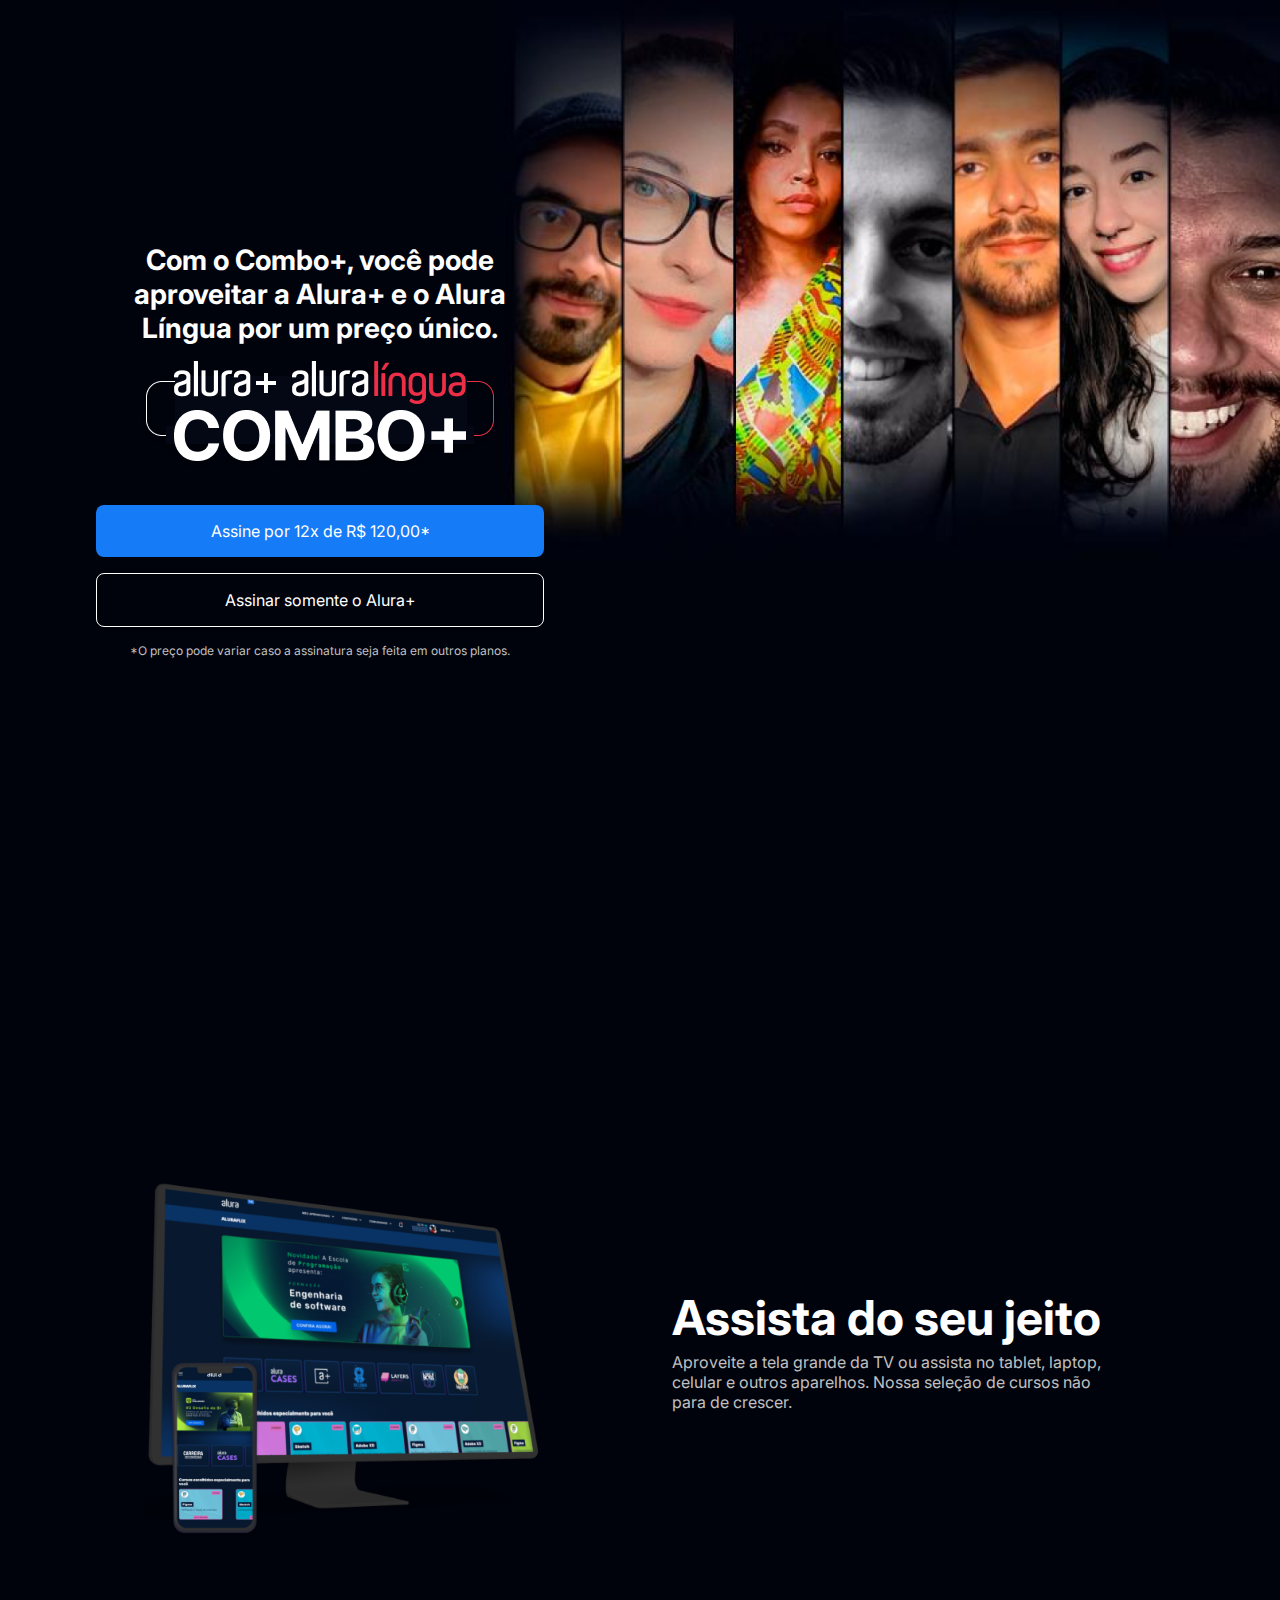
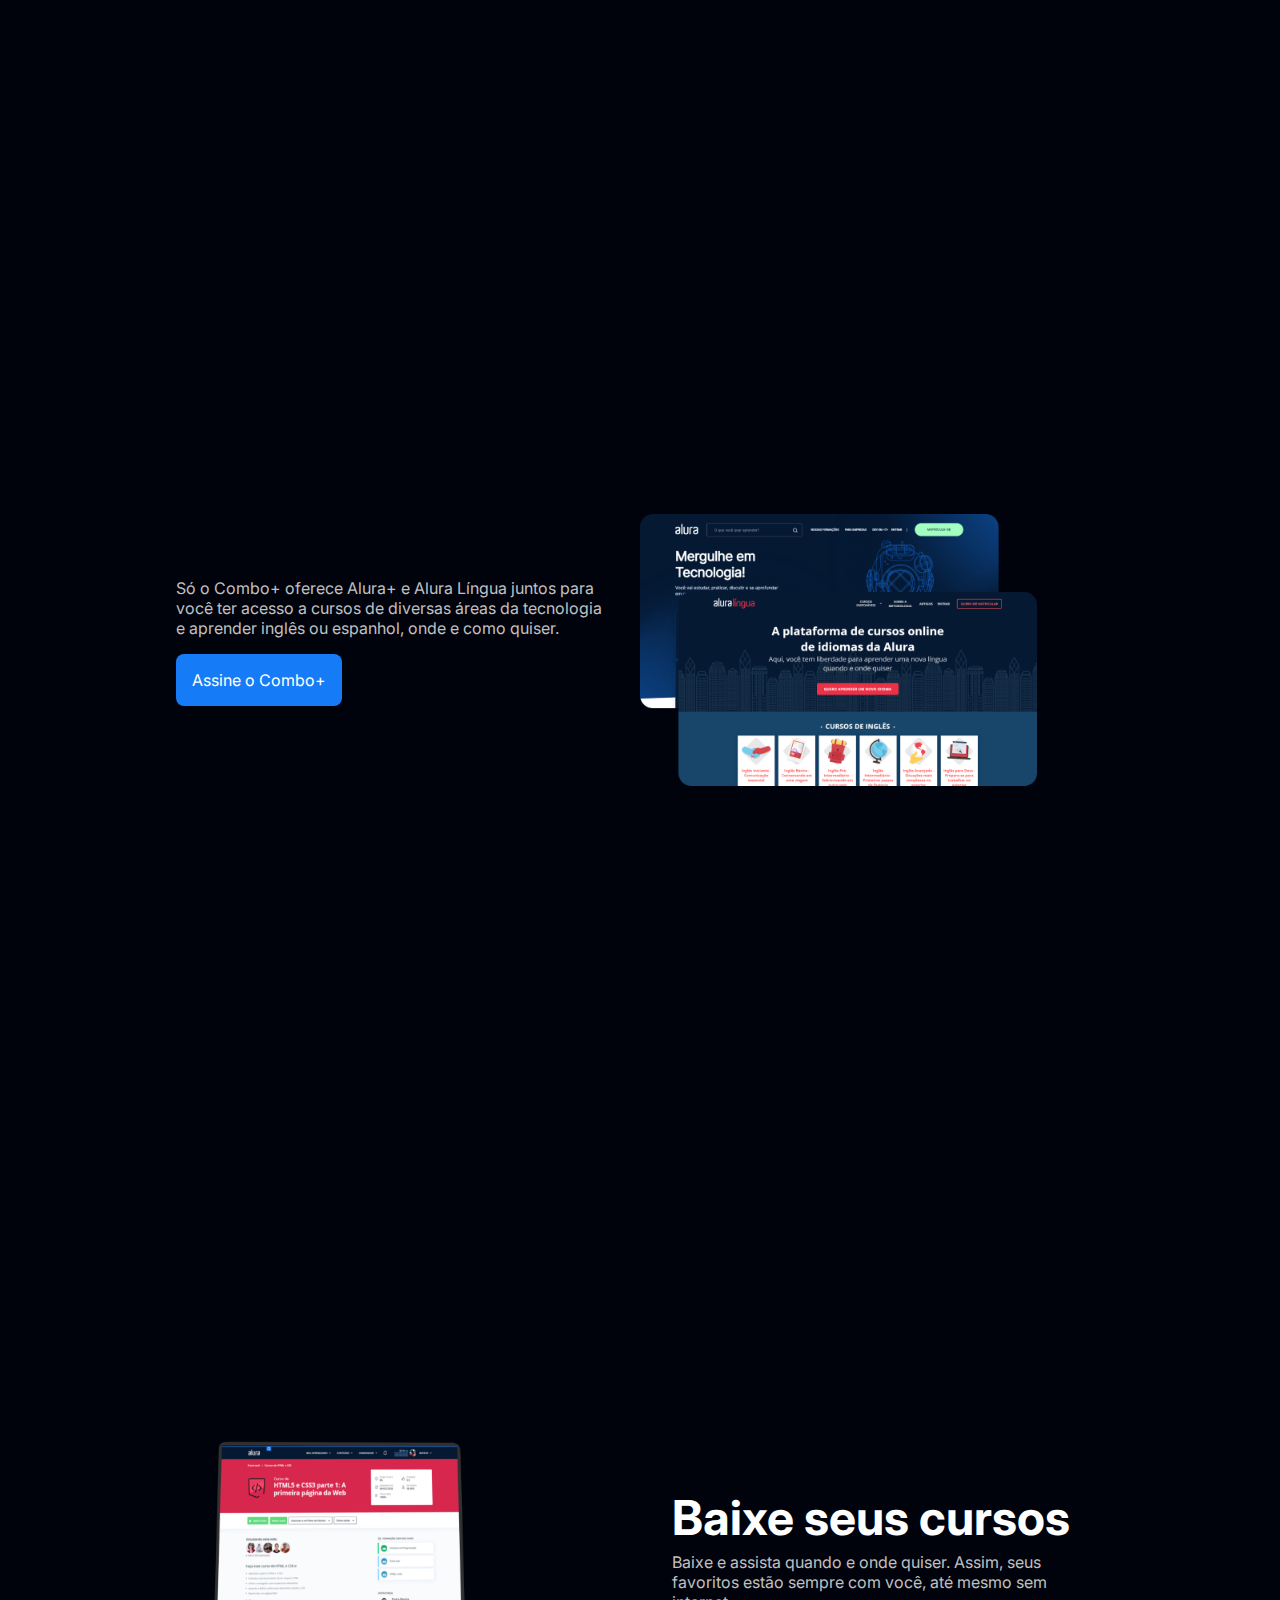
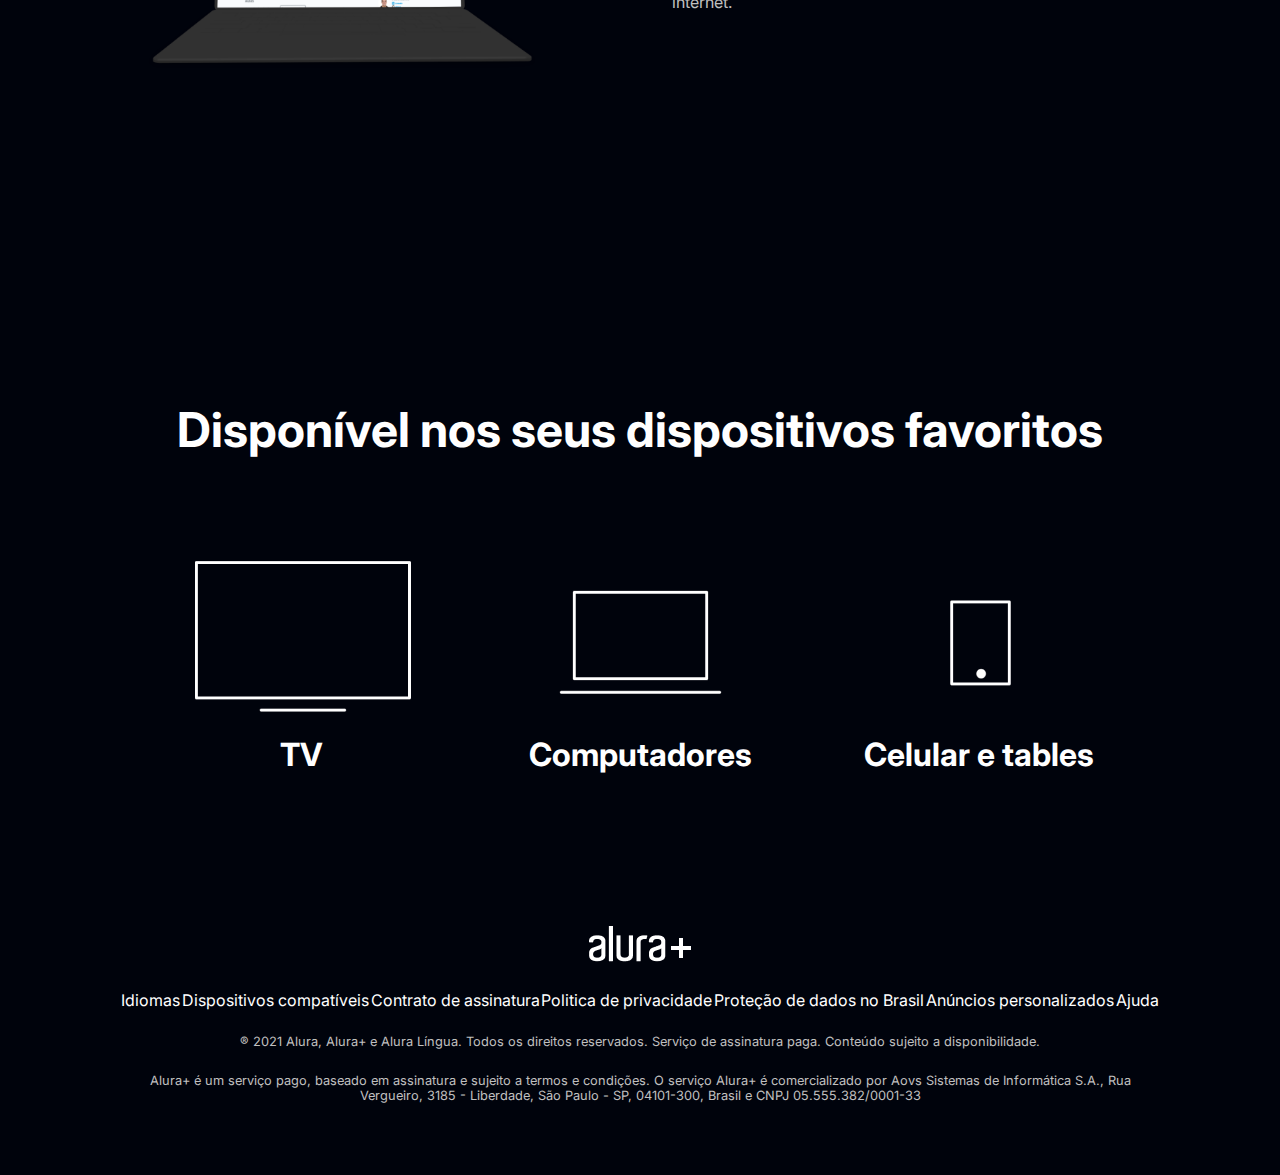
<file: index.html>
<!DOCTYPE html>
<html lang="en">
<head>
    <meta charset="UTF-8">
    <meta name="viewport" content="width=device-width, initial-scale=1.0">

    <link rel="stylesheet" href="style.css">

    <link rel="preconnect" href="https://fonts.googleapis.com">
    <link rel="preconnect" href="https://fonts.gstatic.com" crossorigin>
    <link href="https://fonts.googleapis.com/css2?family=Inter:wght@100..900&display=swap" rel="stylesheet">

    <title>Alura Plus</title>
</head>
<body>

    <section class="container principal">
        <div class="container__caixa">
            <h1 class="container__titulo">Com o Combo+, você pode aproveitar a Alura+ e o Alura Língua por um preço único.</h1>
            <img class="container__imagem" src="./assets/Combo.png" alt="Combo plus é a jução do alura plus com o alura línguas">
            <a href="www.alura.com.br" class="container__button">Assine por 12x de R$ 120,00*</a>
            <a href="www.alura.com.br" class="container__button button__secundario">Assinar somente o Alura+</a>
            <p class="container__aviso">*O preço pode variar caso a assinatura seja feita em outros planos.</p>
        </div>
    </section>

    <section class="container secundario">
        <img class="secundario__imagem" src="./assets/Plataformas.png" alt="Um monitor e um celular com a alura plus aberta">
        <div class="container__descricao">
            <h2 class="descricao__titulo">Assista do seu jeito</h2>
            <p class="descricao__texto">Aproveite a tela grande da TV ou assista no tablet, laptop, celular e outros aparelhos. Nossa seleção de cursos não para de crescer.</p>
        </div>
    </section>

    <section class="container secundario">
        <div class="container__descricao">
            <p class="descricao__texto">Só o Combo+ oferece Alura+ e Alura Língua juntos para você ter acesso a cursos de diversas áreas da tecnologia e aprender inglês ou espanhol, onde e como quiser.</p>
            <a href="www.alura.com.br" class="container__button secundario__button">Assine o Combo+</a>
        </div>
        <img class="secundario__imagem" src="./assets/Telas.png" alt="Tela do alura plus e do alura língua">
    </section>

    <section class="container secundario">
        <img class="secundario__imagem" src="./assets/Notebook.png" alt="Notebook mostrando o curso HTML5 e CSS3 parte1: A primeira página da Web">
        <div class="container__descricao">
            <h2 class="descricao__titulo">Baixe seus cursos</h2>
            <p class="descricao__texto">Baixe e assista quando e onde quiser. Assim, seus favoritos estão sempre com você, até mesmo sem internet.</p>
        </div>
    </section>

    <section class="dispositivos">
        <h2 class="dispositivos__titulo">Disponível nos seus dispositivos favoritos</h2>
        <ul class="dispositivos__lista">
            <li>
                <img src="./assets/tv.png" alt="Imagem de uma televisão">
                <h3 class="lista__item">TV</h3>
            </li>
            <li>
                <img src="./assets/computador.png" alt="Imagem de um computador notebook">
                <h3 class="lista__item">Computadores</h3>
            </li>
            <li>
                <img src="./assets/celular.png" alt="Imagem de um celular">
                <h3 class="lista__item">Celular e tables</h3>
            </li>
        </ul>
    </section>

    <footer class="rodape">
        <img class="rodape__logo" src="./assets/Logo.png" alt="Alura+">
        <ul class="rodape__lista">
            <li class="lista__link">
                <a class="link" href="#">Idiomas</a>
            </li>
            <li class="lista__link">
                <a class="link" href="#">Dispositivos compatíveis</a>
            </li>
            <li class="lista__link">
                <a class="link" href="#">Contrato de assinatura</a>
            </li>
            <li class="lista__link">
                <a class="link" href="#">Politica de privacidade</a>
            </li>
            <li class="lista__link">
                <a class="link" href="#">Proteção de dados no Brasil</a>
            </li>
            <li class="lista__link">
                <a class="link" href="#">Anúncios personalizados</a>
            </li>
            <li class="lista__link">
                <a class="link" href="#">Ajuda</a>
            </li>
        </ul>
        <p class="rodape__texto">® 2021 Alura, Alura+ e Alura Língua. Todos os direitos reservados. Serviço de assinatura paga. Conteúdo sujeito a disponibilidade.</p>
        <p class="rodape__texto">Alura+ é um serviço pago, baseado em assinatura e sujeito a termos e condições. O serviço Alura+ é comercializado por Aovs Sistemas de Informática S.A., Rua Vergueiro, 3185 - Liberdade, São Paulo - SP, 04101-300, Brasil e CNPJ 05.555.382/0001-33</p>
    </footer>
    
</body>
</html>
</file>
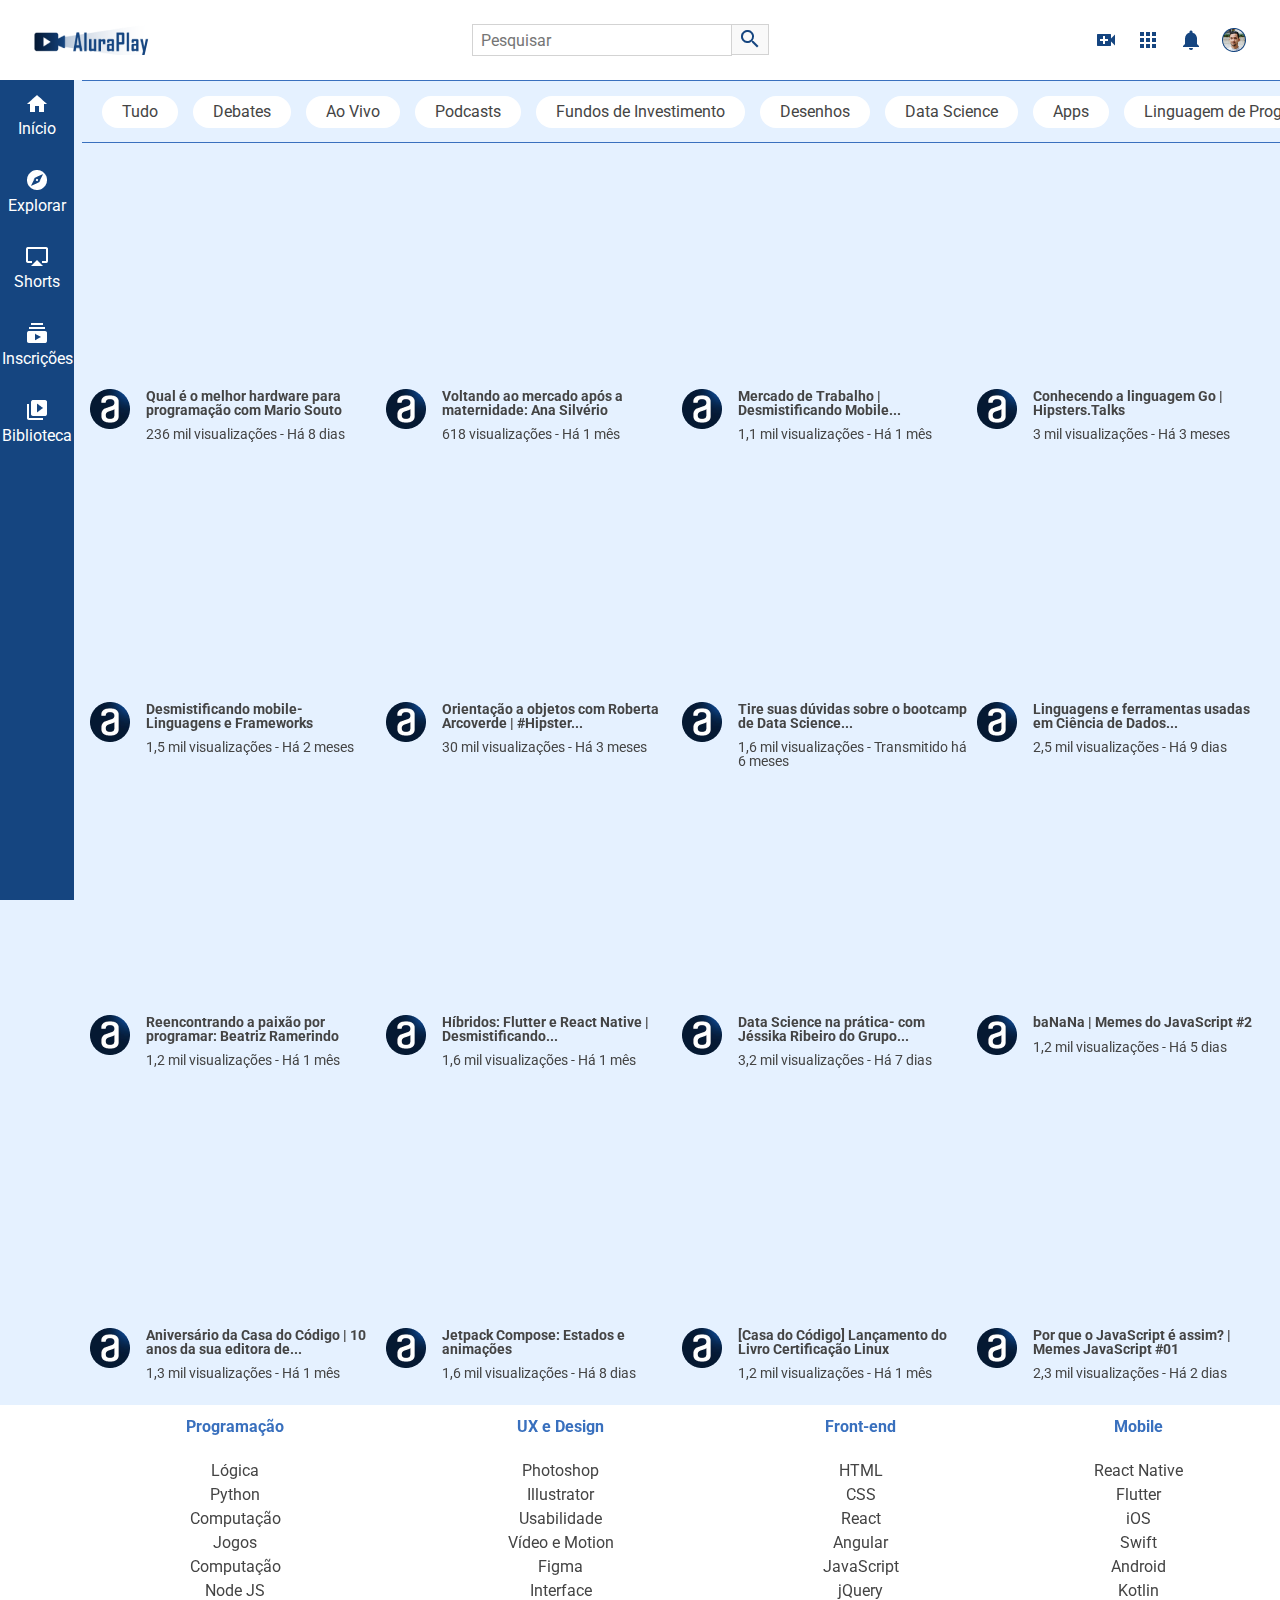
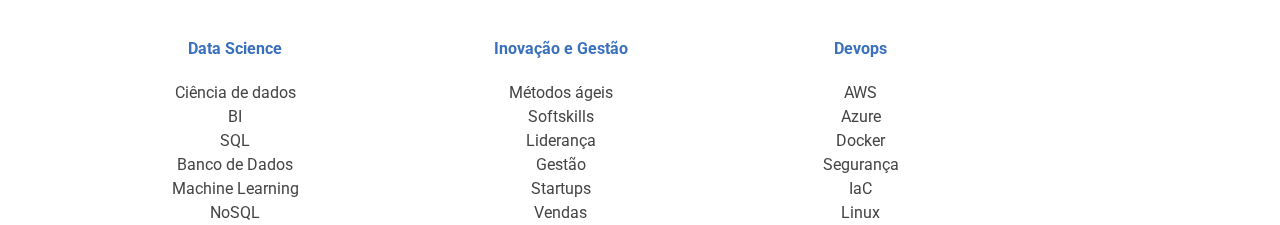
<file: alura-play/index.html>
<!DOCTYPE html>
<html lang="pt-br">
<head>
    <meta charset="UTF-8">
    <meta http-equiv="X-UA-Compatible" content="IE=edge">
    <meta name="viewport" content="width=device-width, initial-scale=1.0">

    <link rel="shortcut icon" href="./img/favicon.ico" type="image/x-icon">

    <link href="https://fonts.googleapis.com/css2?family=Roboto:wght@400;700&display=swap" rel="stylesheet">
    
    <link rel="stylesheet" href="./css/reset.css">
    <link rel="stylesheet" href="./css/estilos.css">
    <link rel="stylesheet" href="./css/flexbox.css">
    
    <title>AluraPlay</title>
</head>
<body>
    <!-- Cabecalho -->
    <header>
        <nav class="cabecalho__container">
            <h1 class="logo__item" href="#"></h1>

            <div class="cabecalho__pesquisar__item">
                <form action="">
                    <input type="search" placeholder="Pesquisar" id="pesquisar" class="pesquisar__input">
                    <label for="pesquisar" class="pesquisar__label"></label>
                </form>
                <a href="#" class="cabecalho__audio"></a>
            </div>

            <div class="cabecalho__icones__item">
                <a href="#" class="cabecalho__videos"></a>
                <a href="#" class="cabecalho__apps"></a>
                <a href="#" class="cabecalho__notificacoes"></a>
                <a href="#" class="cabecalho__avatar"></a>
            </div>
        </nav>
    </header>

    <!-- Menu lateral -->
    <aside class="menu__container">
        <ul class="menu__lista">
            <li>
                <a class="menu__itens" href="#">
                    <i class="icone__inicio icone-item"></i>
                    <span>Início</span>
                </a>
            </li>

            <li>
                <a class="menu__itens" href="#">
                    <i class="icone__explorar icone-item"></i>
                    <span>Explorar</span>
                </a>
            </li>

            <li>
                <a class="menu__itens" href="#">
                    <i class="icone__shorts icone-item"></i>
                    <span>Shorts</span>
                </a>
            </li>

            <li>
                <a class="menu__itens" href="#">
                    <i class="icone__inscricoes icone-item"></i>
                    <span>Inscrições</span>
                </a>
            </li>

            <li>
                <a class="menu__itens" href="#">
                    <i class="icone__biblioteca icone-item"></i>
                    <span>Biblioteca</span>
                </a>
            </li>
        </ul>

        <ul class="menu__lista">
            <li>
                <a class="menu__itens" href="#">
                    <i class="icone__historico icone-item"></i>
                    <span>Histórico</span>
                </a>
            </li>

            <li>
                <a class="menu__itens" href="#">
                    <i class="icone__relogio icone-item"></i>
                    <span>Assistir mais tarde</span>
                </a>
            </li>

            <li>
                <a class="menu__itens" href="#">
                    <i class="icone__like icone-item"></i>
                    <span>Marcados com like</span>
                </a>
            </li>
        </ul>

        <ul class="menu__lista">
            <li>
                <a class="menu__itens" href="#">
                    <i class="icone__mostrar icone-item"></i>
                    <span>Mostrar mais 2</span>
                </a>
            </li>

            <li>
                <a class="menu__itens" href="#">
                    <i class="icone__deschamps icone-item"></i>
                    <span>Felipe Deschamps</span>
                </a>
            </li>

            <li>
                <a class="menu__itens" href="#">
                    <i class="icone__nerd icone-item"></i>
                    <span>Jovem Nerd</span>
                </a>
            </li>

            <li>
                <a class="menu__itens" href="#">
                    <i class="icone__souto icone-item"></i>
                    <span>Mario Souto</span>
                </a>
            </li>

            <li>
                <a class="menu__itens" href="#">
                    <i class="icone__iamarino icone-item"></i>
                    <span>Atila Iamarino</span>
                </a>
            </li>

            <li>
                <a class="menu__itens" href="#">
                    <i class="icone__ballerini icone-item"></i>
                    <span>Rafaella Ballerini</span>
                </a>
            </li>

            <li>
                <a class="menu__itens" href="#">
                    <i class="icone__gaveta icone-item"></i>
                    <span>Gaveta</span>
                </a>
            </li>

            <li>
                <a class="menu__itens" href="#">
                    <i class="icone__alura icone-item"></i>
                    <span>Alura</span>
                </a>
            </li>

            <li>
                <a class="menu__itens inscricoes" href="#">INSCRIÇÕES</a>
            </li>
        </ul>

        <ul class="menu__lista">
            <li class="jogos">
                <a class="menu__itens" href="#">
                    <i class="icone__jogos icone-item"></i>
                    <span>Jogos</span>
                </a>
            </li>

            <li class="filmes">
                <a class="menu__itens" href="#">
                    <i class="icone__filmes icone-item"></i>
                    <span>Filmes</span>
                </a>
            </li>
            <li class="premium">
                <a class="menu__itens" href="#">
                    <i class="icone__videos icone-item"></i>
                    <span>Vídeo Premium</span>
                </a>
            </li>

            <li class="menu__itens maispagina">
                <a href="#">MAIS DA PÁGINA</a>
            </li>
        </ul>
    </aside>

    <!-- Seção superior -->
    <section class="superior__secao__container">
        <a class="superior__item" href="#">Tudo</a>
        <a class="superior__item" href="#">Debates</a>
        <a class="superior__item" href="#">Ao Vivo</a>
        <a class="superior__item" href="#">Podcasts</a>
        <a class="superior__item" href="#">Fundos de Investimento</a>
        <a class="superior__item" href="#">Desenhos</a>
        <a class="superior__item" href="#">Data Science</a>
        <a class="superior__item" href="#">Apps</a>
        <a class="superior__item" href="#">Linguagem de Programação</a>
        <a class="superior__item" href="#">Ciência da Computação</a>
        <a class="superior__item" href="#">Marketing</a>
    </section>

    <!-- Vídeos -->
    <ul class="videos__container">
        <li class="videos__item">
            <iframe width="100%"  height="72%" src="https://www.youtube.com/embed/pA-EgOaF23I"      title="YouTube video player" frameborder="0"
                allow="accelerometer; autoplay; clipboard-write; encrypted-media; gyroscope; picture-in-picture"
                allowfullscreen>
            </iframe>

            <div class="descricao-video">
                <img src="./img/videos/Ellipse 11.png" alt="Logo do canal Alura Cursos Online">
                <h3>Qual é o melhor hardware para programação com Mario Souto</h3>
                <p>236 mil visualizações - Há 8 dias</p>
            </div>
        </li>

        <li class="videos__item">
            <iframe width="100%"  height="72%" src="https://www.youtube.com/embed/OrnUhR41MYI"
                title="Voltando ao mercado após a maternidade: Ana Silvério" frameborder="0"
                allow="accelerometer; autoplay; clipboard-write; encrypted-media; gyroscope; picture-in-picture"
                allowfullscreen>
            </iframe>

            <div class="descricao-video">
                <img src="./img/videos/Ellipse 11.png" alt="Logo do canal Alura Cursos Online">
                <h3>Voltando ao mercado após a maternidade: Ana Silvério</h3>
                <p>618 visualizações - Há 1 mês</p>
            </div>
        </li>

        <li class="videos__item">
            <iframe width="100%"  height="72%" src="https://www.youtube.com/embed/YhnNOTde2I0"
                title="Mercado de Trabalho | Desmistificando Mobile - Episódio 5" frameborder="0"
                allow="accelerometer; autoplay; clipboard-write; encrypted-media; gyroscope; picture-in-picture"
                allowfullscreen>
            </iframe>

            <div class="descricao-video">
                <img src="./img/videos/Ellipse 11.png" alt="Logo do canal Alura Cursos Online">
                <h3>Mercado de Trabalho | Desmistificando Mobile...</h3>
                <p>1,1 mil visualizações - Há 1 mês</p>
            </div>
        </li>

        <li class="videos__item">
            <iframe width="100%"  height="72%" src="https://www.youtube.com/embed/y8FeZMv37WU" title="Conhecendo a linguagem Go | Hipsters.Talks"
                frameborder="0"
                allow="accelerometer; autoplay; clipboard-write; encrypted-media; gyroscope; picture-in-picture"
                allowfullscreen>
            </iframe>

            <div class="descricao-video">
                <img src="./img/videos/Ellipse 11.png" alt="Logo do canal Alura Cursos Online">
                <h3>Conhecendo a linguagem Go | Hipsters.Talks</h3>
                <p>3 mil visualizações - Há 3 meses</p>
            </div>
        </li>

        <li class="videos__item">
            <iframe width="100%"  height="72%" src="https://www.youtube.com/embed/fmu1LQvZhms"
                title="Desmistificando mobile- Linguagens e Frameworks - Episódio 2" frameborder="0"
                allow="accelerometer; autoplay; clipboard-write; encrypted-media; gyroscope; picture-in-picture"
                allowfullscreen>
            </iframe>

            <div class="descricao-video">
                <img src="./img/videos/Ellipse 11.png" alt="Logo do canal Alura Cursos Online">
                <h3>Desmistificando mobile- Linguagens e Frameworks</h3>
                <p>1,5 mil visualizações - Há 2 meses</p>
            </div>
        </li>

        <li class="videos__item">
            <iframe width="100%"  height="72%" src="https://www.youtube.com/embed/jpuJ1qrluoU"
                title="Orientação a objetos com Roberta Arcoverde | #HipstersPontoTube" frameborder="0"
                allow="accelerometer; autoplay; clipboard-write; encrypted-media; gyroscope; picture-in-picture"
                allowfullscreen>
            </iframe>

            <div class="descricao-video">
                <img src="./img/videos/Ellipse 11.png" alt="Logo do canal Alura Cursos Online">
                <h3>Orientação a objetos com Roberta Arcoverde | #Hipster...</h3>
                <p>30 mil visualizações - Há 3 meses</p>
            </div>
        </li>

        <li class="videos__item">
            <iframe width="100%"  height="72%" src="https://www.youtube.com/embed/2HhPcadvjqU"
                title="Tire suas dúvidas sobre o bootcamp de Data Science." frameborder="0"
                allow="accelerometer; autoplay; clipboard-write; encrypted-media; gyroscope; picture-in-picture"
                allowfullscreen>
            </iframe>

            <div class="descricao-video">
                <img src="./img/videos/Ellipse 11.png" alt="Logo do canal Alura Cursos Online">
                <h3>Tire suas dúvidas sobre o bootcamp de Data Science...</h3>
                <p>1,6 mil visualizações - Transmitido há 6 meses</p>
            </div>
        </li>

        <li class="videos__item">
            <iframe width="100%"  height="72%" src="https://www.youtube.com/embed/h83e1aAM5xQ" title="
                4:06
                TOCANDO AGORA
                Linguagens e ferramentas usadas em Ciência de Dados | Universo Data Science - Episódio 3"
                frameborder="0"
                allow="accelerometer; autoplay; clipboard-write; encrypted-media; gyroscope; picture-in-picture"
                allowfullscreen>
            </iframe>

            <div class="descricao-video">
                <img src="./img/videos/Ellipse 11.png" alt="Logo do canal Alura Cursos Online">
                <h3>Linguagens e ferramentas usadas em Ciência de Dados...</h3>
                <p>2,5 mil visualizações - Há 9 dias</p>
            </div>
        </li>

        <li class="videos__item">
            <iframe width="100%"  height="72%" src="https://www.youtube.com/embed/CnB3eLTrkn4"
                title="Reencontrando a paixão por programar: Beatriz Ramerindo" frameborder="0"
                allow="accelerometer; autoplay; clipboard-write; encrypted-media; gyroscope; picture-in-picture"
                allowfullscreen>
            </iframe>

            <div class="descricao-video">
                <img src="./img/videos/Ellipse 11.png" alt="Logo do canal Alura Cursos Online">
                <h3>Reencontrando a paixão por programar: Beatriz Ramerindo</h3>
                <p>1,2 mil visualizações - Há 1 mês</p>
            </div>
        </li>
        
        <li class="videos__item">
            <iframe width="100%"  height="72%" src="https://www.youtube.com/embed/vf9P_PycgRw"
                title="Híbridos: Flutter e React Native | Desmistificando Mobile - Episódio 4" frameborder="0"
                allow="accelerometer; autoplay; clipboard-write; encrypted-media; gyroscope; picture-in-picture"
                allowfullscreen>
            </iframe>

            <div class="descricao-video">
                <img src="./img/videos/Ellipse 11.png" alt="Logo do canal Alura Cursos Online">
                <h3>Híbridos: Flutter e React Native | Desmistificando...</h3>
                <p>1,6 mil visualizações - Há 1 mês</p>
            </div>
        </li>

        <li class="videos__item">
            <iframe width="100%"  height="72%" src="https://www.youtube.com/embed/Nts3P35mHzE"
                title="Data Science na prática- com Jéssika Ribeiro do Grupo Boticário | Universo Data Science - Episódio 4"
                frameborder="0"
                allow="accelerometer; autoplay; clipboard-write; encrypted-media; gyroscope; picture-in-picture"
                allowfullscreen>
            </iframe>

            <div class="descricao-video">
                <img src="./img/videos/Ellipse 11.png" alt="Logo do canal Alura Cursos Online">
                <h3>Data Science na prática- com Jéssika Ribeiro do Grupo...</h3>
                <p>3,2 mil visualizações - Há 7 dias</p>
            </div>
        </li>

        <li class="videos__item">
            <iframe width="100%"  height="72%" src="https://www.youtube.com/embed/HBVCsBtsmzA" title="baNaNa | Memes do JavaScript - Episódio 2"
                frameborder="0"
                allow="accelerometer; autoplay; clipboard-write; encrypted-media; gyroscope; picture-in-picture"
                allowfullscreen>
            </iframe>

            <div class="descricao-video">
                <img src="./img/videos/Ellipse 11.png" alt="Logo do canal Alura Cursos Online">
                <h3>baNaNa | Memes do JavaScript #2</h3>
                <p>1,2 mil visualizações - Há 5 dias</p>
            </div>
        </li>

        <li class="videos__item">
            <iframe width="100%"  height="72%" src="https://www.youtube.com/embed/SyEdlBSw11k"
                title="Aniversário da Casa do Código | 10 anos da sua editora de Tecnologia" frameborder="0"
                allow="accelerometer; autoplay; clipboard-write; encrypted-media; gyroscope; picture-in-picture"
                allowfullscreen>
            </iframe>

            <div class="descricao-video">
                <img src="./img/videos/Ellipse 11.png" alt="Logo do canal Alura Cursos Online">
                <h3>Aniversário da Casa do Código | 10 anos da sua editora de...</h3>
                <p>1,3 mil visualizações - Há 1 mês</p>
            </div>
        </li>

        <li class="videos__item">
            <iframe width="100%"  height="72%" src="https://www.youtube.com/embed/FKYBCl_I9zU"
                title="Jetpack Compose: Estados e animações | #AluraMais" frameborder="0"
                allow="accelerometer; autoplay; clipboard-write; encrypted-media; gyroscope; picture-in-picture"
                allowfullscreen>
            </iframe>

            <div class="descricao-video">
                <img src="./img/videos/Ellipse 11.png" alt="Logo do canal Alura Cursos Online">
                <h3>Jetpack Compose: Estados e animações</h3>
                <p>1,6 mil visualizações - Há 8 dias</p>
            </div>
        </li>

        <li class="videos__item">
            <iframe width="100%"  height="72%" src="https://www.youtube.com/embed/68EGCA67g_A"
                title="[Casa do Código] Lançamento do Livro Certificação Linux" frameborder="0"
                allow="accelerometer; autoplay; clipboard-write; encrypted-media; gyroscope; picture-in-picture"
                allowfullscreen>
            </iframe>

            <div class="descricao-video">
                <img src="./img/videos/Ellipse 11.png" alt="Logo do canal Alura Cursos Online">
                <h3>[Casa do Código] Lançamento do Livro Certificação Linux</h3>
                <p>1,2 mil visualizações - Há 1 mês</p>
            </div>
        </li>

        <li class="videos__item">
            <iframe width="100%"  height="72%" src="https://www.youtube.com/embed/VHxoyduIt18"
                title="Por que o JavaScript é assim? | Memes do JavaScript - Episódio 1" frameborder="0"
                allow="accelerometer; autoplay; clipboard-write; encrypted-media; gyroscope; picture-in-picture"
                allowfullscreen>
            </iframe>

            <div class="descricao-video">
                <img src="./img/videos/Ellipse 11.png" alt="Logo do canal Alura Cursos Online">
                <h3>Por que o JavaScript é assim? | Memes JavaScript #01</h3>
                <p>2,3 mil visualizações - Há 2 dias</p>
            </div>
        </li>
    </ul>

    <!-- <Seção rodapé> -->
    <footer class="rodape__container">
        <section>
            <h2 class="rodape__titulo">Programação</h2>
            <p class="rodape__texto">Lógica</p>
            <p>Python</p>
            <p>Computação</p>
            <p>Jogos</p>
            <p>Computação</p>
            <p>Node JS</p>
        </section>

        <section>
            <h2 class="rodape__titulo">Data Science</h2>
            <p class="rodape__texto">Ciência de dados</p>
            <p>BI</p>
            <p>SQL</p>
            <p>Banco de Dados</p>
            <p>Machine Learning</p>
            <p>NoSQL</p>
        </section>

        <section>
            <h2 class="rodape__titulo">UX e Design</h2>
            <p class="rodape__texto">Photoshop</p>
            <p>Illustrator</p>
            <p>Usabilidade</p>
            <p>Vídeo e Motion</p>
            <p>Figma</p>
            <p>Interface</p>
        </section>

        <section>
            <h2 class="rodape__titulo">Inovação e Gestão</h2>
            <p class="rodape__texto">Métodos ágeis</p>
            <p>Softskills</p>
            <p>Liderança</p>
            <p>Gestão</p>
            <p>Startups</p>
            <p>Vendas</p>
        </section>

        <section>
            <h2 class="rodape__titulo">Front-end</h2>
            <p class="rodape__texto">HTML</p>
            <p>CSS</p>
            <p>React</p>
            <p>Angular</p>
            <p>JavaScript</p>
            <p>jQuery</p>
        </section>

        <section>
            <h2 class="rodape__titulo">Devops</h2>
            <p class="rodape__texto">AWS</p>
            <p>Azure</p>
            <p>Docker</p>
            <p>Segurança</p>
            <p>IaC</p>
            <p>Linux</p>
        </section>

        <section>
            <h2 class="rodape__titulo">Mobile</h2>
            <p class="rodape__texto">React Native</p>
            <p>Flutter</p>
            <p>iOS</p>
            <p>Swift</p>
            <p>Android</p>
            <p>Kotlin</p>
        </section>
    </footer>
</body>
</html>
</file>
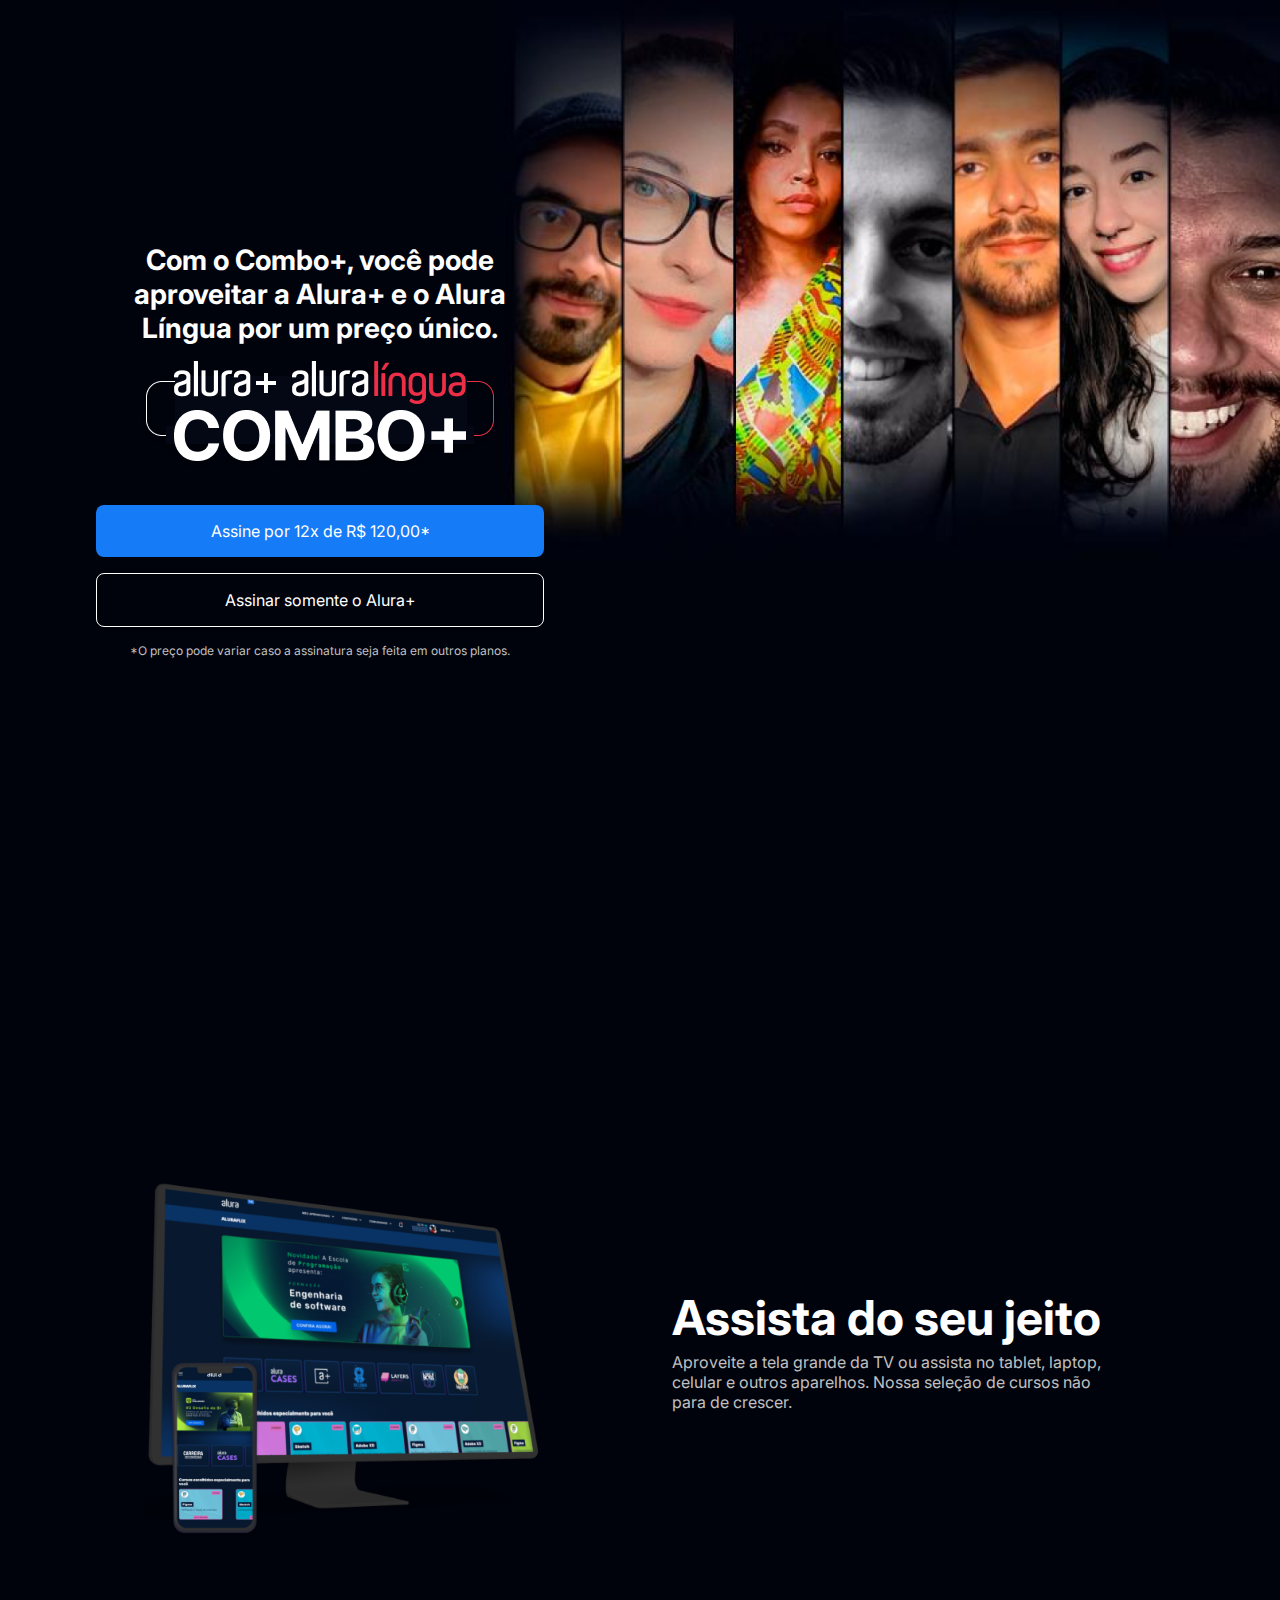
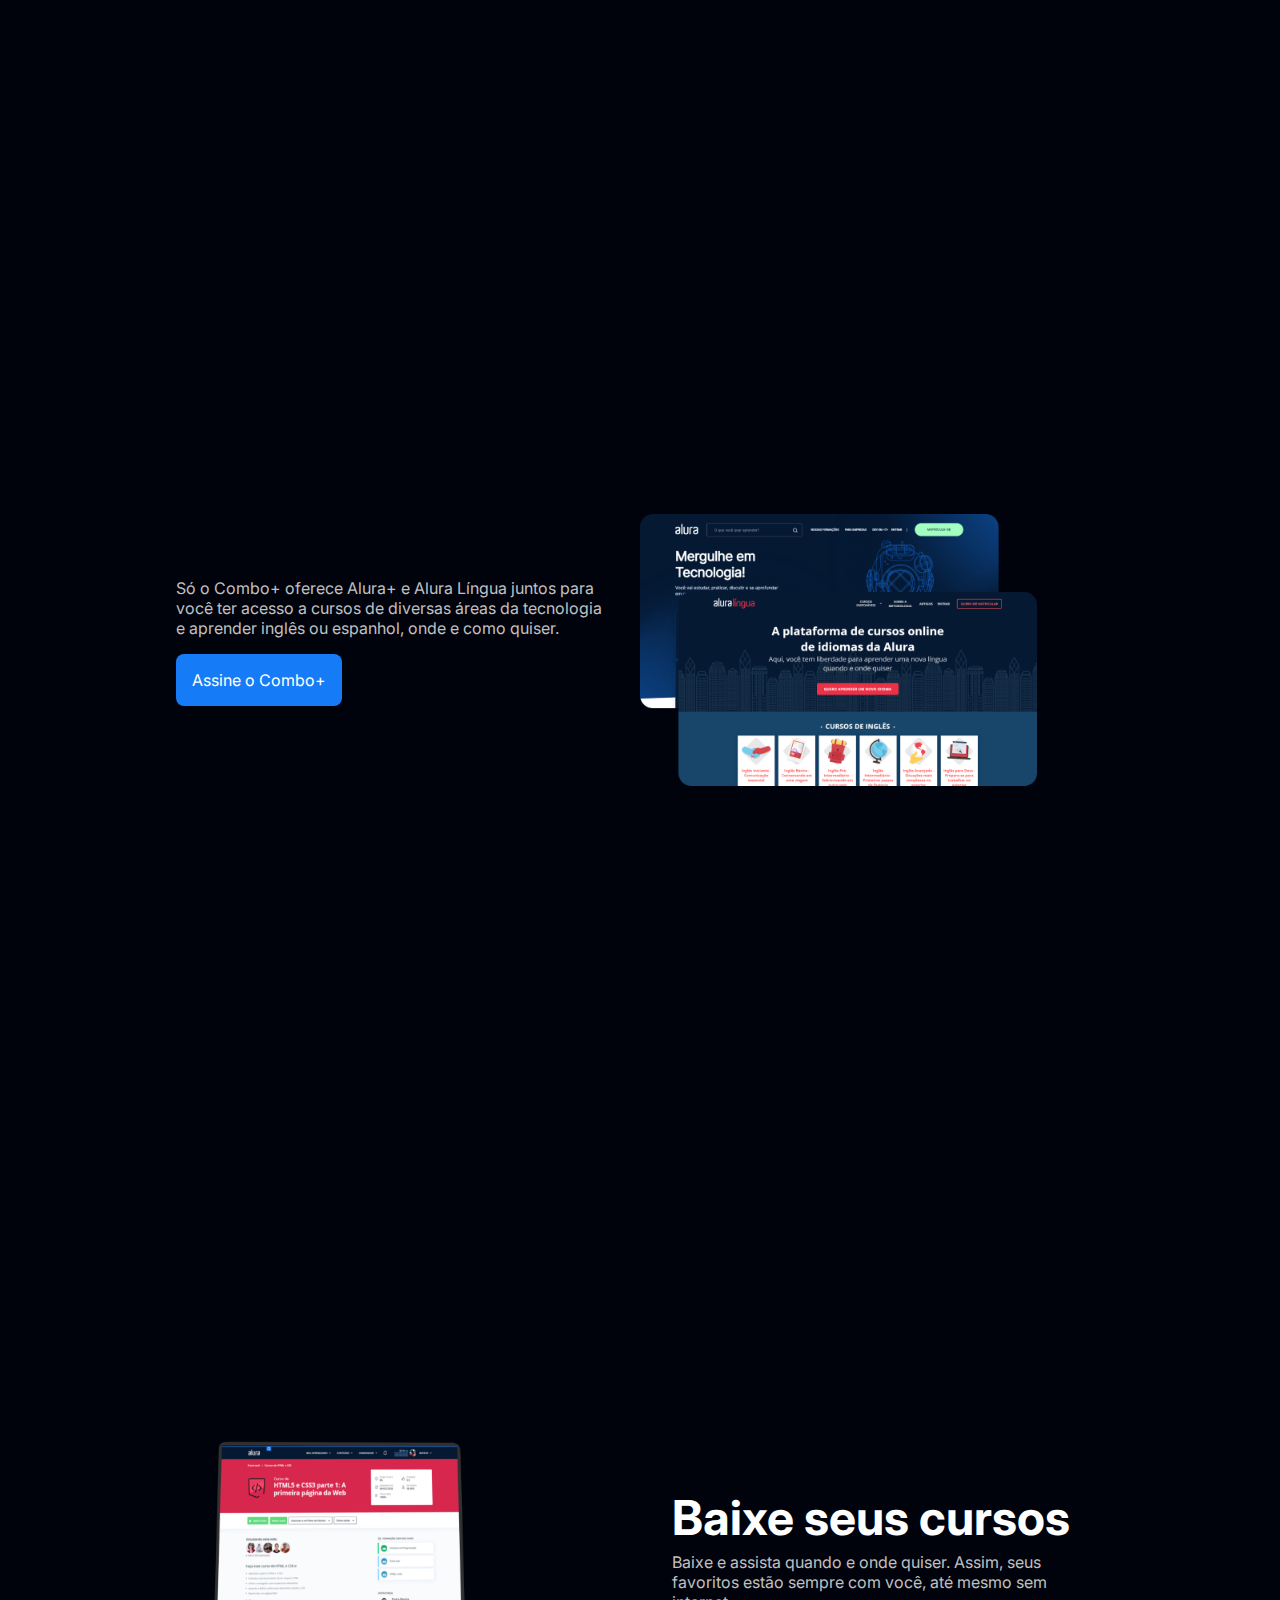
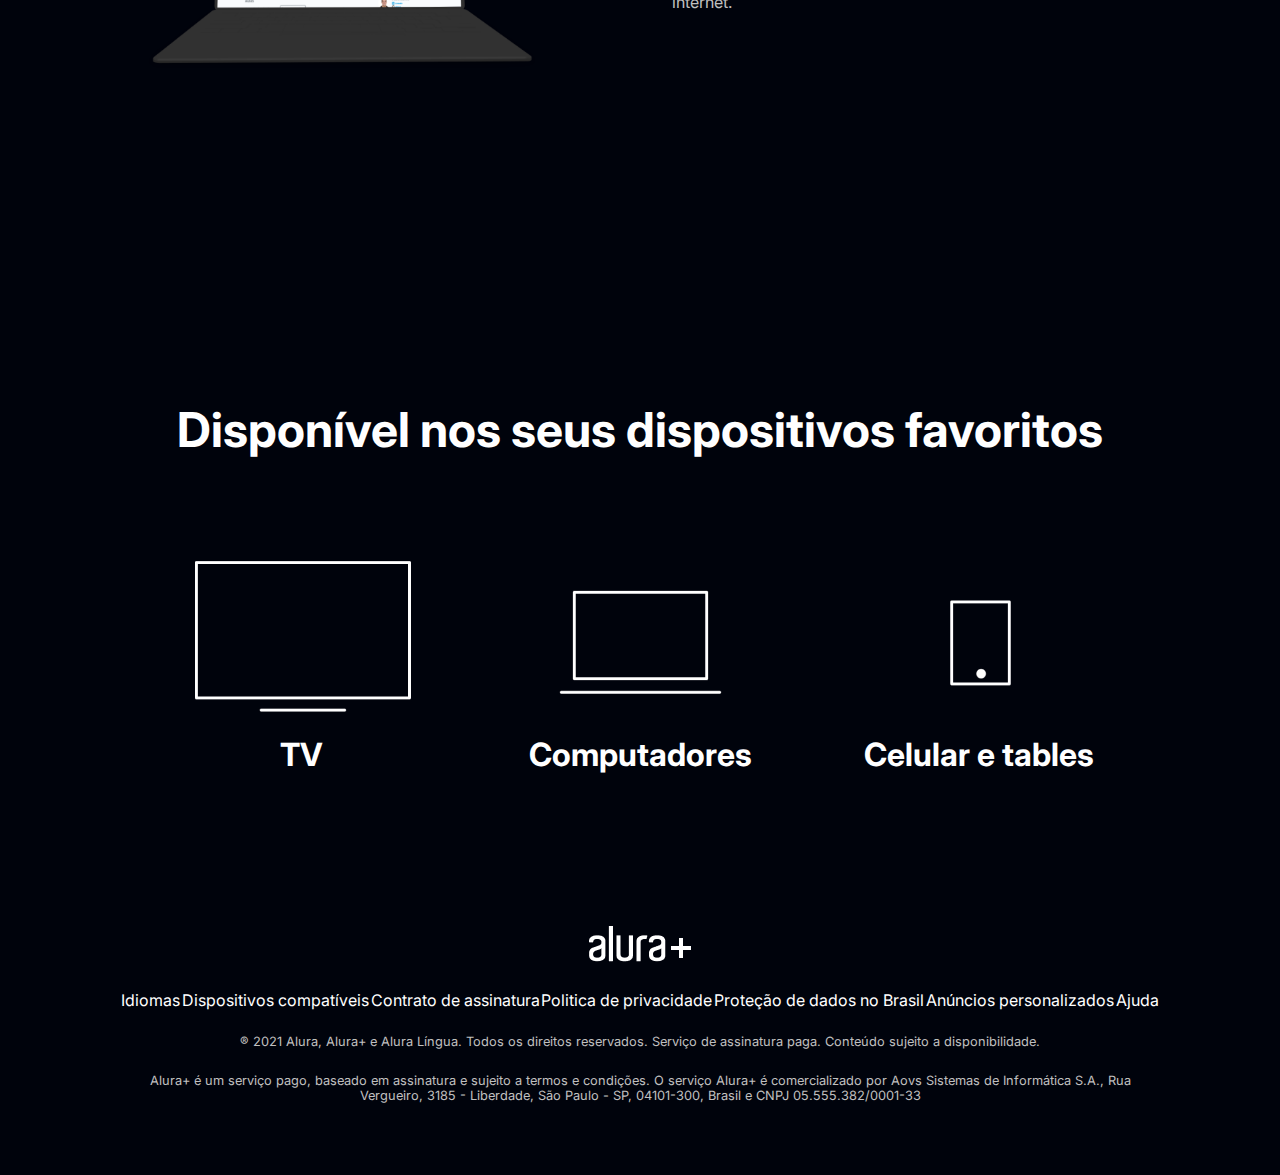
<file: alura-plus/index.html>
<!DOCTYPE html>
<html lang="en">
<head>
    <meta charset="UTF-8">
    <meta name="viewport" content="width=device-width, initial-scale=1.0">

    <link rel="stylesheet" href="./style.css">

    <link rel="preconnect" href="https://fonts.googleapis.com">
    <link rel="preconnect" href="https://fonts.gstatic.com" crossorigin>
    <link href="https://fonts.googleapis.com/css2?family=Inter:wght@100..900&display=swap" rel="stylesheet">

    <title>Alura Plus</title>
</head>
<body>
    <section class="container principal">
        <div class="container__caixa">
            <h1 class="container__titulo">Com o Combo+, você pode aproveitar a Alura+ e o Alura Língua por um preço único.</h1>
            <img class="container__imagem" src="./assets/Combo.png" alt="Combo plus é a jução do alura plus com o alura línguas">
            <a href="www.alura.com.br" class="container__button">Assine por 12x de R$ 120,00*</a>
            <a href="www.alura.com.br" class="container__button button__secundario">Assinar somente o Alura+</a>
            <p class="container__aviso">*O preço pode variar caso a assinatura seja feita em outros planos.</p>
        </div>
    </section>

    <section class="container secundario">
        <img class="secundario__imagem" src="./assets/Plataformas.png" alt="Um monitor e um celular com a alura plus aberta">
        <div class="container__descricao">
            <h2 class="descricao__titulo">Assista do seu jeito</h2>
            <p class="descricao__texto">Aproveite a tela grande da TV ou assista no tablet, laptop, celular e outros aparelhos. Nossa seleção de cursos não para de crescer.</p>
        </div>
    </section>

    <section class="container secundario">
        <div class="container__descricao">
            <p class="descricao__texto">Só o Combo+ oferece Alura+ e Alura Língua juntos para você ter acesso a cursos de diversas áreas da tecnologia e aprender inglês ou espanhol, onde e como quiser.</p>
            <a href="www.alura.com.br" class="container__button secundario__button">Assine o Combo+</a>
        </div>
        <img class="secundario__imagem" src="./assets/Telas.png" alt="Tela do alura plus e do alura língua">
    </section>

    <section class="container secundario">
        <img class="secundario__imagem" src="./assets/Notebook.png" alt="Notebook mostrando o curso HTML5 e CSS3 parte1: A primeira página da Web">
        <div class="container__descricao">
            <h2 class="descricao__titulo">Baixe seus cursos</h2>
            <p class="descricao__texto">Baixe e assista quando e onde quiser. Assim, seus favoritos estão sempre com você, até mesmo sem internet.</p>
        </div>
    </section>

    <section class="dispositivos">
        <h2 class="dispositivos__titulo">Disponível nos seus dispositivos favoritos</h2>
        <ul class="dispositivos__lista">
            <li>
                <img src="./assets/tv.png" alt="Imagem de uma televisão">
                <h3 class="lista__item">TV</h3>
            </li>
            <li>
                <img src="./assets/computador.png" alt="Imagem de um computador notebook">
                <h3 class="lista__item">Computadores</h3>
            </li>
            <li>
                <img src="./assets/celular.png" alt="Imagem de um celular">
                <h3 class="lista__item">Celular e tables</h3>
            </li>
        </ul>
    </section>

    <footer class="rodape">
        <img class="rodape__logo" src="./assets/Logo.png" alt="Alura+">
        <ul class="rodape__lista">
            <li class="lista__link">
                <a class="link" href="#">Idiomas</a>
            </li>
            <li class="lista__link">
                <a class="link" href="#">Dispositivos compatíveis</a>
            </li>
            <li class="lista__link">
                <a class="link" href="#">Contrato de assinatura</a>
            </li>
            <li class="lista__link">
                <a class="link" href="#">Politica de privacidade</a>
            </li>
            <li class="lista__link">
                <a class="link" href="#">Proteção de dados no Brasil</a>
            </li>
            <li class="lista__link">
                <a class="link" href="#">Anúncios personalizados</a>
            </li>
            <li class="lista__link">
                <a class="link" href="#">Ajuda</a>
            </li>
        </ul>
        <p class="rodape__texto">® 2021 Alura, Alura+ e Alura Língua. Todos os direitos reservados. Serviço de assinatura paga. Conteúdo sujeito a disponibilidade.</p>
        <p class="rodape__texto">Alura+ é um serviço pago, baseado em assinatura e sujeito a termos e condições. O serviço Alura+ é comercializado por Aovs Sistemas de Informática S.A., Rua Vergueiro, 3185 - Liberdade, São Paulo - SP, 04101-300, Brasil e CNPJ 05.555.382/0001-33</p>
    </footer>
    
</body>
</html>
</file>
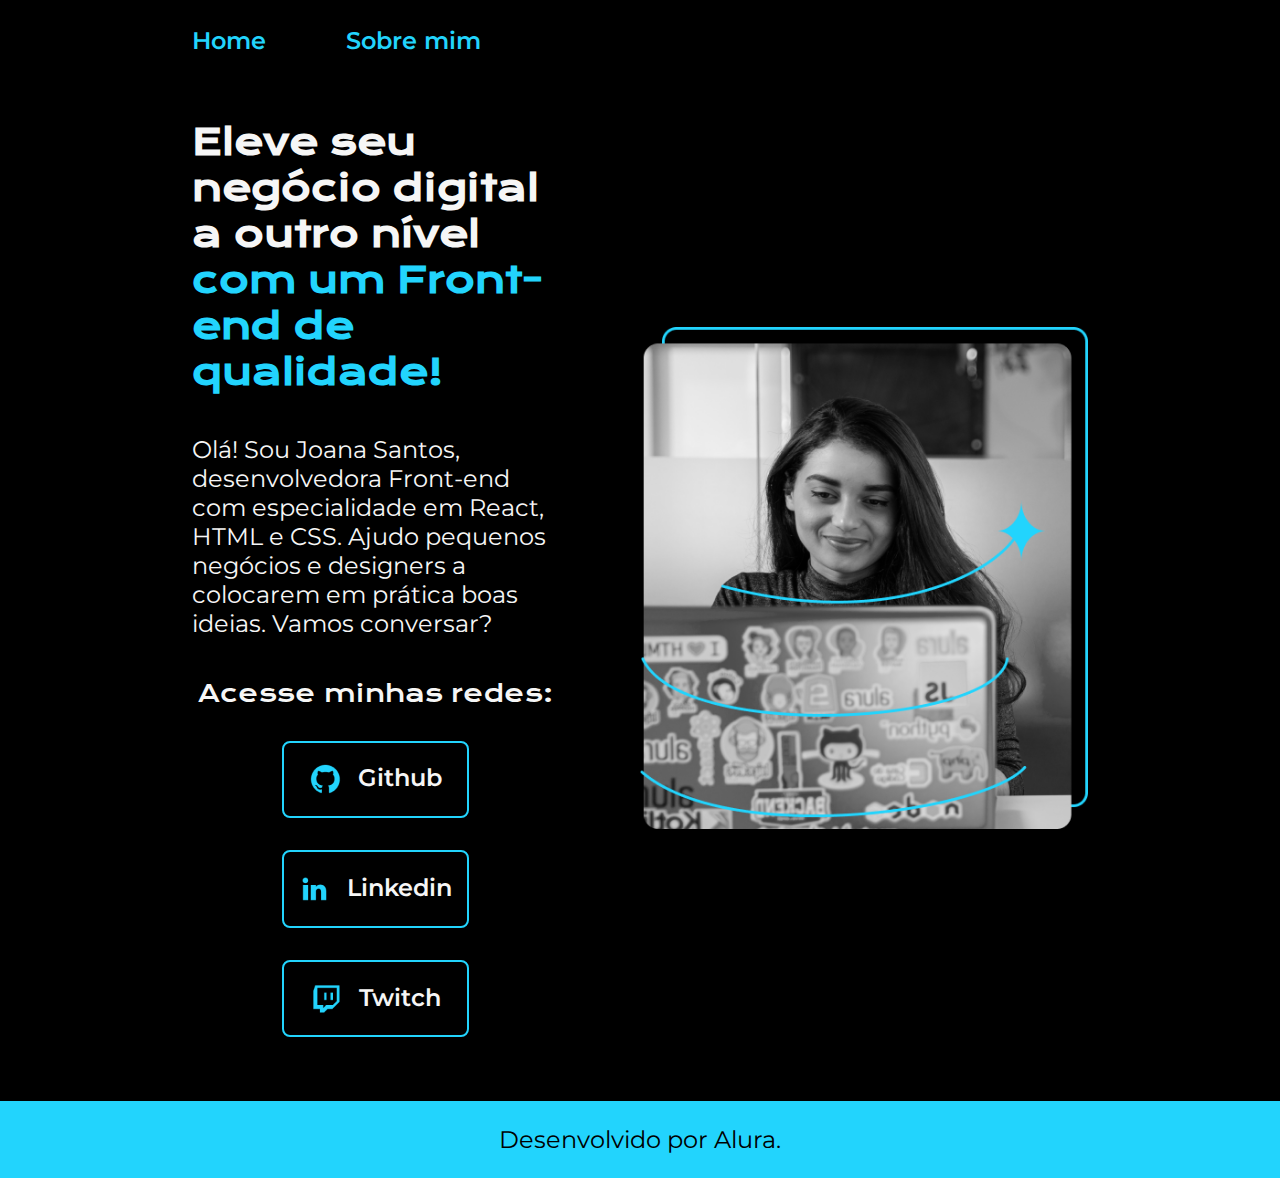
<file: Portfolio-alura/index.html>
<!DOCTYPE html>
<html lang="pt-br">
<head>
    <meta charset="UTF-8">
    <meta http-equiv="X-UA-Compatible" content="IE=edge">
    <meta name="viewport" content="width=device-width, initial-scale=1.0">

    <link rel="stylesheet" href="./styles/style.css">

    <title>Portfolio</title>
</head>
<body>
    <header class="cabecalho">
        <nav class="cabecalho__menu">
            <a class="cabecalho__menu__link" href="index.html">Home</a>
            <a class="cabecalho__menu__link" href="about.html">Sobre mim</a>
        </nav>
    </header>

    <main class="apresentacao">
        <section class="apresentacao__conteudo">
            <h1 class="apresentacao__conteudo__titulo">Eleve seu negócio digital a outro nível <strong class="titulo-destaque">com um Front-end de qualidade!</strong></h1>
            <p class="apresentacao__conteudo__texto">Olá! Sou Joana Santos, desenvolvedora Front-end com especialidade em React, HTML e CSS. Ajudo pequenos negócios e designers a colocarem em prática boas ideias. Vamos conversar?</p>
            <div class="apresentacao__links">
                <h2 class="apresentacao__links__subtitulo">Acesse minhas redes:</h2>
                <a class="apresentacao__links__link" href="https://github.com/guilhermeonrails">
                    <img src="./img/github.png" alt="Icone Github">
                    Github
                </a>
                <a class="apresentacao__links__link" href="https://linkedin.com/in/rafaellaballerini">
                    <img src="./img/linkedin.png" alt="Icone Linkedin">
                    Linkedin
                </a>
                <a class="apresentacao__links__link" href="https://twitch.tv/guilimadev">
                    <img src="./img/twitch.png" alt="Icone Twitch">
                    Twitch
                </a>
            </div>
        </section>
        <img class="apresentacao__imagem" src="./img/joana.png" alt="Foto de Joana programando">
    </main>

    <footer class="rodape">
        <p>Desenvolvido por Alura.</p>
    </footer>
</body>
</html>
</file>
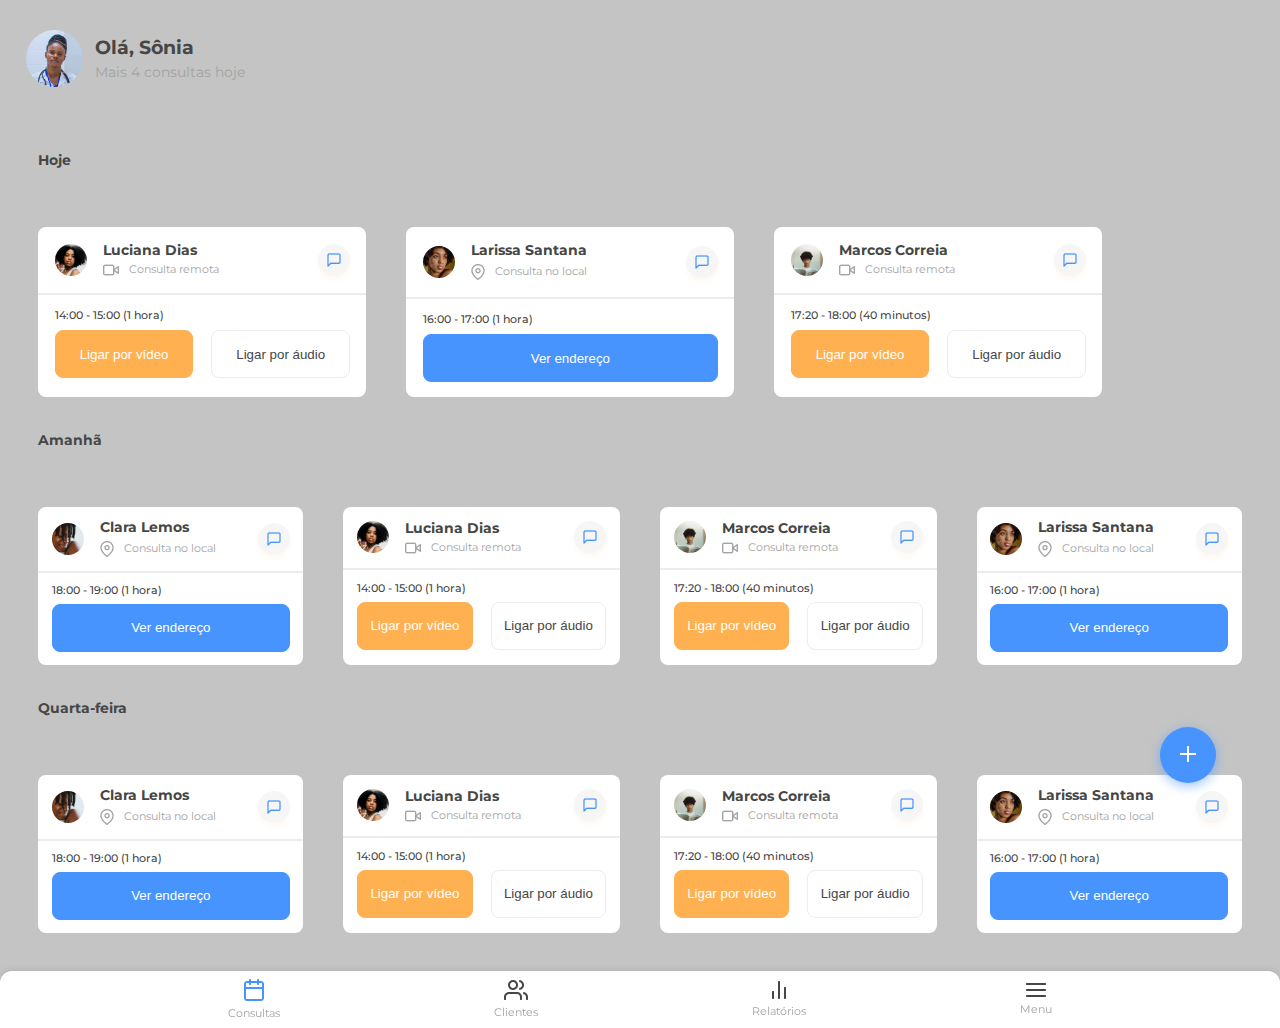
<file: 7-days-of-code/AluraMed/index.html>
<!DOCTYPE html>
<html lang="en">
<head>
    <meta charset="UTF-8">
    <meta name="viewport" content="width=device-width, initial-scale=1.0">

    <link rel="stylesheet" href="./assets/styles/reset.css">
    <link rel="stylesheet" href="./assets/styles/style.css">

    <title>AluraMed</title>
</head>
<body>
    <header class="cabecalho">
        <nav class="cabecalho__menu">
            <div class="cabecalho__notificacoes">
                <p class="notificacoes__hour">03:33</p>

                <div class="notificacoes__icones">
                    <img class="icones__img" src="./assets/img/signal_cellular_4_bar.png" alt="Icone do sinal de rede">
                    <img class="icones__img" src="./assets/img/battery_full.png" alt="Icone bateria cheia">
                    <img class="icones__img icone__wifi" src="./assets/img/wifi.png" alt="Icone sinal de wi-fi">
                </div>
            </div>

            <div class="cabecalho__usuario">
                <img class="usuario__img" src="./assets/img/perfil-1.png" alt="Imagem de perfil de Sônia">

                <div class="usuario__info">
                    <h1 class="usuario__info__titulo">Olá, Sônia</h1>
                    <p>Mais 4 consultas hoje</p>
                </div>
            </div>
        </nav>
    </header>

    <main class="consultas">
        <h1 class="consultas__dia">Hoje</h1>
        <section class="bloco__consultas">
            <div class="dia__container">
                <div class="container__dadosPessoa">
                    <div class="dadosPessoa">
                        <img class="dadosPessoa__img" src="./assets/img/perfil-2.png" alt="Imagem de perfil da Luciana Dias">

                        <div class="dadosPessoa__info">
                            <p class="dadosPessoa__nome">Luciana Dias</p>
                            <div class="dadosPessoa__formato">
                                <img src="./assets/img/Camera.png" alt="Icone camera">
                                <p class="formato__descricao">Consulta remota</p>
                            </div>
                        </div>
                    </div>
                    
                    <div class="dadosPessoa__chat">
                        <img src="./assets/img/chat1.png" alt="Icone chat de conversas">
                    </div>
                </div>
            
                <div class="linha"></div>

                <div class="container__dadosConsulta">
                    <p class="dadosConsulta__horario">14:00 - 15:00 (1 hora)</p>
                    <div class="dadosConsulta__formato">
                        <button class="formato__btn btn-lig">Ligar por vídeo</button>
                        <button class="formato__btn btn-aud">Ligar por áudio</button>
                    </div>
                </div>
            </div>

            <div class="dia__container">
                <div class="container__dadosPessoa">
                    <div class="dadosPessoa">
                        <img class="dadosPessoa__img" src="./assets/img/perfil-3.png" alt="Imagem de perfil da Larissa Santana">

                        <div class="dadosPessoa__info">
                            <p class="dadosPessoa__nome">Larissa Santana</p>
                            <div class="dadosPessoa__formato">
                                <img src="./assets/img/pin.png" alt="Icone camera">
                                <p class="formato__descricao">Consulta no local</p>
                            </div>
                        </div>
                    </div>
                    
                    <div class="dadosPessoa__chat">
                        <img src="./assets/img/chat1.png" alt="Icone chat de conversas">
                    </div>
                </div>
            
                <div class="linha"></div>

                <div class="container__dadosConsulta">
                    <p class="dadosConsulta__horario">16:00 - 17:00 (1 hora)</p>
                    <div class="dadosConsulta__formato">
                        <button class="formato__btn-local">Ver endereço</button>
                    </div>
                </div>
            </div>

            <div class="dia__container">
                <div class="container__dadosPessoa">
                    <div class="dadosPessoa">
                        <img class="dadosPessoa__img" src="./assets/img/perfil-4.png" alt="Imagem de perfil da Marcos Correia">

                        <div class="dadosPessoa__info">
                            <p class="dadosPessoa__nome">Marcos Correia</p>
                            <div class="dadosPessoa__formato">
                                <img src="./assets/img/Camera.png" alt="Icone camera">
                                <p class="formato__descricao">Consulta remota</p>
                            </div>
                        </div>
                    </div>
                    
                    <div class="dadosPessoa__chat">
                        <img src="./assets/img/chat1.png" alt="Icone chat de conversas">
                    </div>
                </div>
            
                <div class="linha"></div>

                <div class="container__dadosConsulta">
                    <p class="dadosConsulta__horario">17:20 - 18:00 (40 minutos)</p>
                    <div class="dadosConsulta__formato">
                        <button class="formato__btn btn-lig">Ligar por vídeo</button>
                        <button class="formato__btn btn-aud">Ligar por áudio</button>
                    </div>
                </div>
            </div>
        </section>
        
        <h1 class="consultas__dia">Amanhã</h1>
        <section class="bloco__consultas">
            <div class="dia__container">
                <div class="container__dadosPessoa">
                    <div class="dadosPessoa">
                        <img class="dadosPessoa__img" src="./assets/img/perfil-5.png" alt="Imagem de perfil da Clara Lemos">

                        <div class="dadosPessoa__info">
                            <p class="dadosPessoa__nome">Clara Lemos</p>
                            <div class="dadosPessoa__formato">
                                <img src="./assets/img/pin.png" alt="Icone camera">
                                <p class="formato__descricao">Consulta no local</p>
                            </div>
                        </div>
                    </div>
                    
                    <div class="dadosPessoa__chat">
                        <img src="./assets/img/chat1.png" alt="Icone chat de conversas">
                    </div>
                </div>
            
                <div class="linha"></div>

                <div class="container__dadosConsulta">
                    <p class="dadosConsulta__horario">18:00 - 19:00 (1 hora)</p>
                    <div class="dadosConsulta__formato">
                        <button class="formato__btn-local">Ver endereço</button>
                    </div>
                </div>
            </div>

            <div class="dia__container">
                <div class="container__dadosPessoa">
                    <div class="dadosPessoa">
                        <img class="dadosPessoa__img" src="./assets/img/perfil-2.png" alt="Imagem de perfil da Luciana Dias">

                        <div class="dadosPessoa__info">
                            <p class="dadosPessoa__nome">Luciana Dias</p>
                            <div class="dadosPessoa__formato">
                                <img src="./assets/img/Camera.png" alt="Icone camera">
                                <p class="formato__descricao">Consulta remota</p>
                            </div>
                        </div>
                    </div>
                    
                    <div class="dadosPessoa__chat">
                        <img src="./assets/img/chat1.png" alt="Icone chat de conversas">
                    </div>
                </div>
            
                <div class="linha"></div>

                <div class="container__dadosConsulta">
                    <p class="dadosConsulta__horario">14:00 - 15:00 (1 hora)</p>
                    <div class="dadosConsulta__formato">
                        <button class="formato__btn btn-lig">Ligar por vídeo</button>
                        <button class="formato__btn btn-aud">Ligar por áudio</button>
                    </div>
                </div>
            </div>

            <div class="dia__container">
                <div class="container__dadosPessoa">
                    <div class="dadosPessoa">
                        <img class="dadosPessoa__img" src="./assets/img/perfil-4.png" alt="Imagem de perfil da Marcos Correia">

                        <div class="dadosPessoa__info">
                            <p class="dadosPessoa__nome">Marcos Correia</p>
                            <div class="dadosPessoa__formato">
                                <img src="./assets/img/Camera.png" alt="Icone camera">
                                <p class="formato__descricao">Consulta remota</p>
                            </div>
                        </div>
                    </div>
                    
                    <div class="dadosPessoa__chat">
                        <img src="./assets/img/chat1.png" alt="Icone chat de conversas">
                    </div>
                </div>
            
                <div class="linha"></div>

                <div class="container__dadosConsulta">
                    <p class="dadosConsulta__horario">17:20 - 18:00 (40 minutos)</p>
                    <div class="dadosConsulta__formato">
                        <button class="formato__btn btn-lig">Ligar por vídeo</button>
                        <button class="formato__btn btn-aud">Ligar por áudio</button>
                    </div>
                </div>
            </div>

            <div class="dia__container">
                <div class="container__dadosPessoa">
                    <div class="dadosPessoa">
                        <img class="dadosPessoa__img" src="./assets/img/perfil-3.png" alt="Imagem de perfil da Larissa Santana">

                        <div class="dadosPessoa__info">
                            <p class="dadosPessoa__nome">Larissa Santana</p>
                            <div class="dadosPessoa__formato">
                                <img src="./assets/img/pin.png" alt="Icone camera">
                                <p class="formato__descricao">Consulta no local</p>
                            </div>
                        </div>
                    </div>
                    
                    <div class="dadosPessoa__chat">
                        <img src="./assets/img/chat1.png" alt="Icone chat de conversas">
                    </div>
                </div>
            
                <div class="linha"></div>

                <div class="container__dadosConsulta">
                    <p class="dadosConsulta__horario">16:00 - 17:00 (1 hora)</p>
                    <div class="dadosConsulta__formato">
                        <button class="formato__btn-local">Ver endereço</button>
                    </div>
                </div>
            </div>
        </section>
        
        <h1 class="consultas__dia">Quarta-feira</h1>
        <section class="bloco__consultas">
            <div class="dia__container">
                <div class="container__dadosPessoa">
                    <div class="dadosPessoa">
                        <img class="dadosPessoa__img" src="./assets/img/perfil-5.png" alt="Imagem de perfil da Clara Lemos">

                        <div class="dadosPessoa__info">
                            <p class="dadosPessoa__nome">Clara Lemos</p>
                            <div class="dadosPessoa__formato">
                                <img src="./assets/img/pin.png" alt="Icone camera">
                                <p class="formato__descricao">Consulta no local</p>
                            </div>
                        </div>
                    </div>
                    
                    <div class="dadosPessoa__chat">
                        <img src="./assets/img/chat1.png" alt="Icone chat de conversas">
                    </div>
                </div>
            
                <div class="linha"></div>

                <div class="container__dadosConsulta">
                    <p class="dadosConsulta__horario">18:00 - 19:00 (1 hora)</p>
                    <div class="dadosConsulta__formato">
                        <button class="formato__btn-local">Ver endereço</button>
                    </div>
                </div>
            </div>

            <div class="dia__container">
                <div class="container__dadosPessoa">
                    <div class="dadosPessoa">
                        <img class="dadosPessoa__img" src="./assets/img/perfil-2.png" alt="Imagem de perfil da Luciana Dias">

                        <div class="dadosPessoa__info">
                            <p class="dadosPessoa__nome">Luciana Dias</p>
                            <div class="dadosPessoa__formato">
                                <img src="./assets/img/Camera.png" alt="Icone camera">
                                <p class="formato__descricao">Consulta remota</p>
                            </div>
                        </div>
                    </div>
                    
                    <div class="dadosPessoa__chat">
                        <img src="./assets/img/chat1.png" alt="Icone chat de conversas">
                    </div>
                </div>
            
                <div class="linha"></div>

                <div class="container__dadosConsulta">
                    <p class="dadosConsulta__horario">14:00 - 15:00 (1 hora)</p>
                    <div class="dadosConsulta__formato">
                        <button class="formato__btn btn-lig">Ligar por vídeo</button>
                        <button class="formato__btn btn-aud">Ligar por áudio</button>
                    </div>
                </div>
            </div>

            <div class="dia__container">
                <div class="container__dadosPessoa">
                    <div class="dadosPessoa">
                        <img class="dadosPessoa__img" src="./assets/img/perfil-4.png" alt="Imagem de perfil da Marcos Correia">

                        <div class="dadosPessoa__info">
                            <p class="dadosPessoa__nome">Marcos Correia</p>
                            <div class="dadosPessoa__formato">
                                <img src="./assets/img/Camera.png" alt="Icone camera">
                                <p class="formato__descricao">Consulta remota</p>
                            </div>
                        </div>
                    </div>
                    
                    <div class="dadosPessoa__chat">
                        <img src="./assets/img/chat1.png" alt="Icone chat de conversas">
                    </div>
                </div>
            
                <div class="linha"></div>

                <div class="container__dadosConsulta">
                    <p class="dadosConsulta__horario">17:20 - 18:00 (40 minutos)</p>
                    <div class="dadosConsulta__formato">
                        <button class="formato__btn btn-lig">Ligar por vídeo</button>
                        <button class="formato__btn btn-aud">Ligar por áudio</button>
                    </div>
                </div>
            </div>

            <div class="dia__container">
                <div class="container__dadosPessoa">
                    <div class="dadosPessoa">
                        <img class="dadosPessoa__img" src="./assets/img/perfil-3.png" alt="Imagem de perfil da Larissa Santana">

                        <div class="dadosPessoa__info">
                            <p class="dadosPessoa__nome">Larissa Santana</p>
                            <div class="dadosPessoa__formato">
                                <img src="./assets/img/pin.png" alt="Icone camera">
                                <p class="formato__descricao">Consulta no local</p>
                            </div>
                        </div>
                    </div>
                    
                    <div class="dadosPessoa__chat">
                        <img src="./assets/img/chat1.png" alt="Icone chat de conversas">
                    </div>
                </div>
            
                <div class="linha"></div>

                <div class="container__dadosConsulta">
                    <p class="dadosConsulta__horario">16:00 - 17:00 (1 hora)</p>
                    <div class="dadosConsulta__formato">
                        <button class="formato__btn-local">Ver endereço</button>
                    </div>
                </div>
            </div>
        </section>
    </main>

    <div class="button__fixed">
        <button class="button__mais"><img src="./assets/img/maisicone.png" alt="Icone mais"></button>
    </div>
    
    <footer class="rodape">
        <ul class="rodape__menu">
            <li class="menu__itens">
                <img class="itens__img" src="./assets/img/Calendarioicone.png" alt="Icone de calendário">
                <p class="item__destaque">Consultas</p>
            </li>
            <li class="menu__itens">
                <img class="itens__img" src="./assets/img/clientes icone.png" alt="Icone de clientes">
                <p>Clientes</p>
            </li>
            <li class="menu__itens">
                <img class="itens__img" src="./assets/img/relatorios icone.png" alt="Icone de relatório">
                <p>Relatórios</p>
            </li>
            <li class="menu__itens">
                <img class="itens__img" src="./assets/img/menu icone.png" alt="Icone de menu hamburguer">
                <p>Menu</p>
            </li>
        </ul>
    </footer>
</body>
</html>
</file>
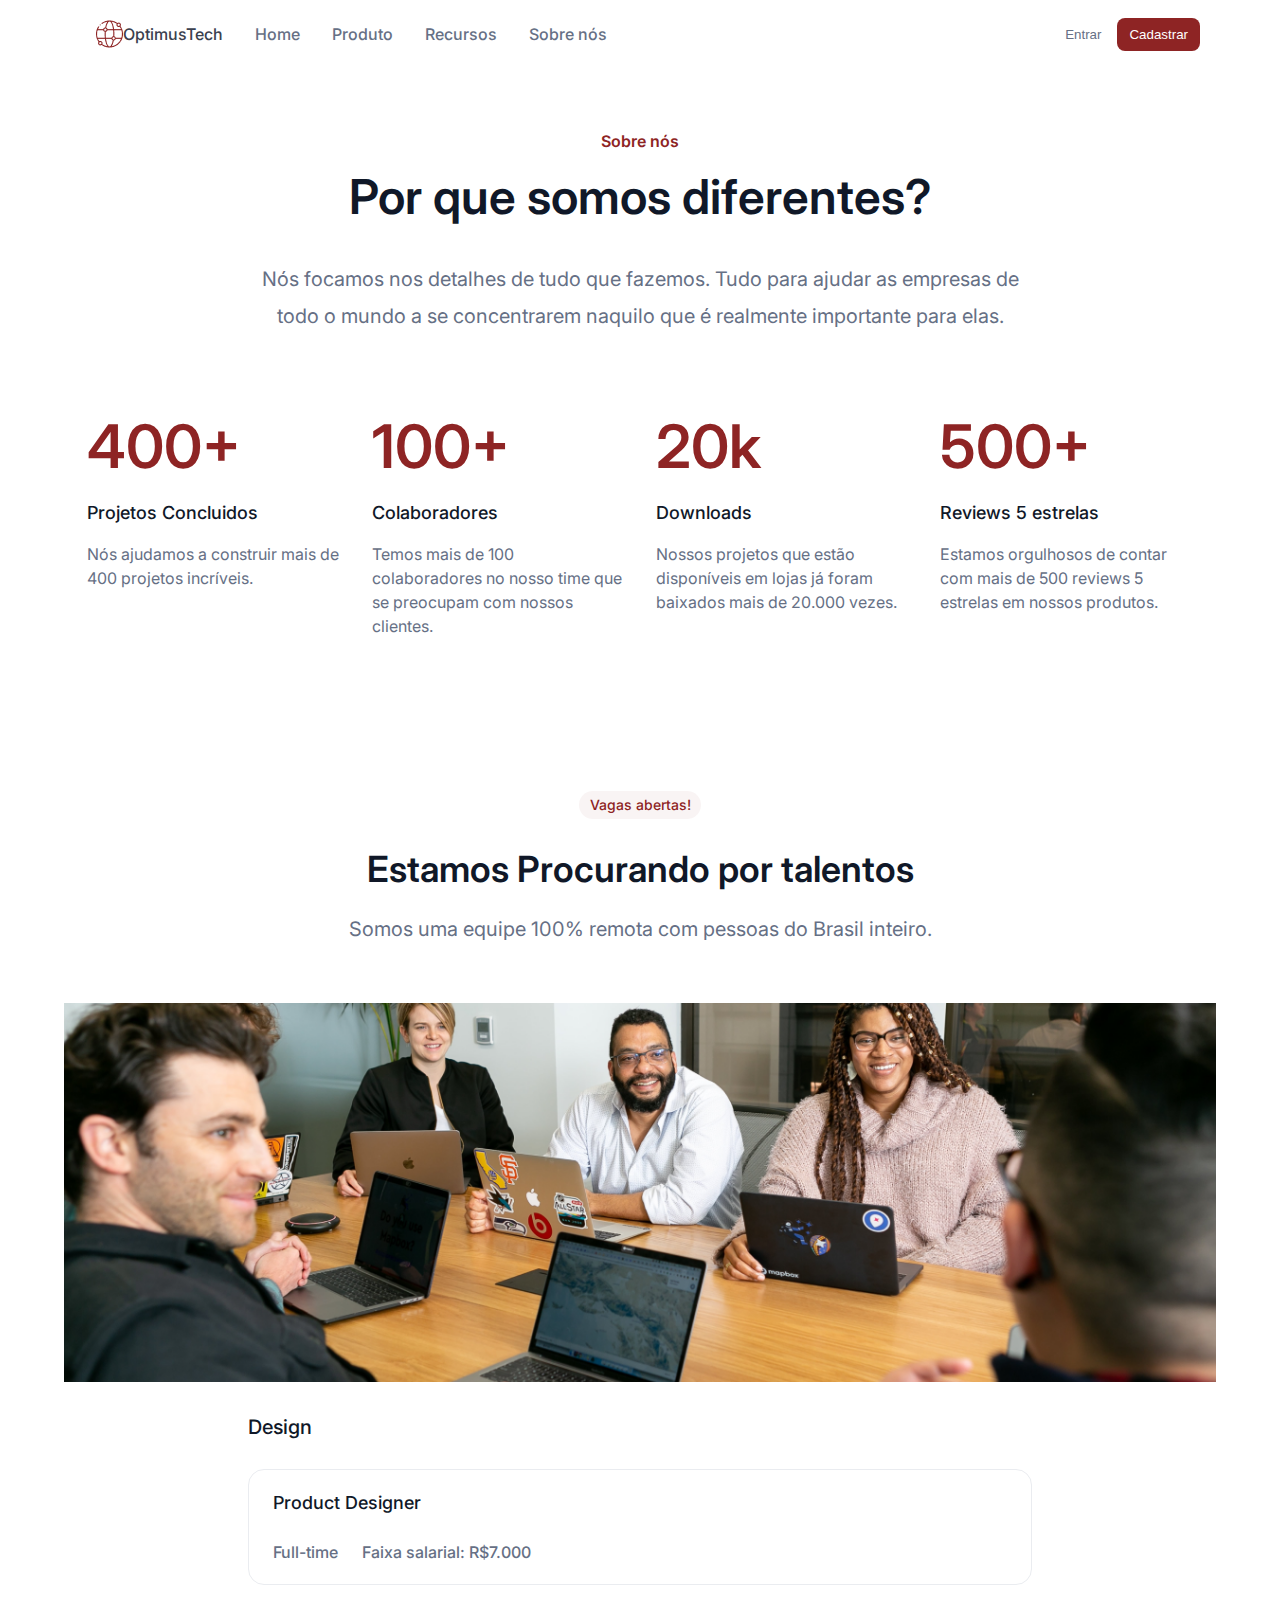
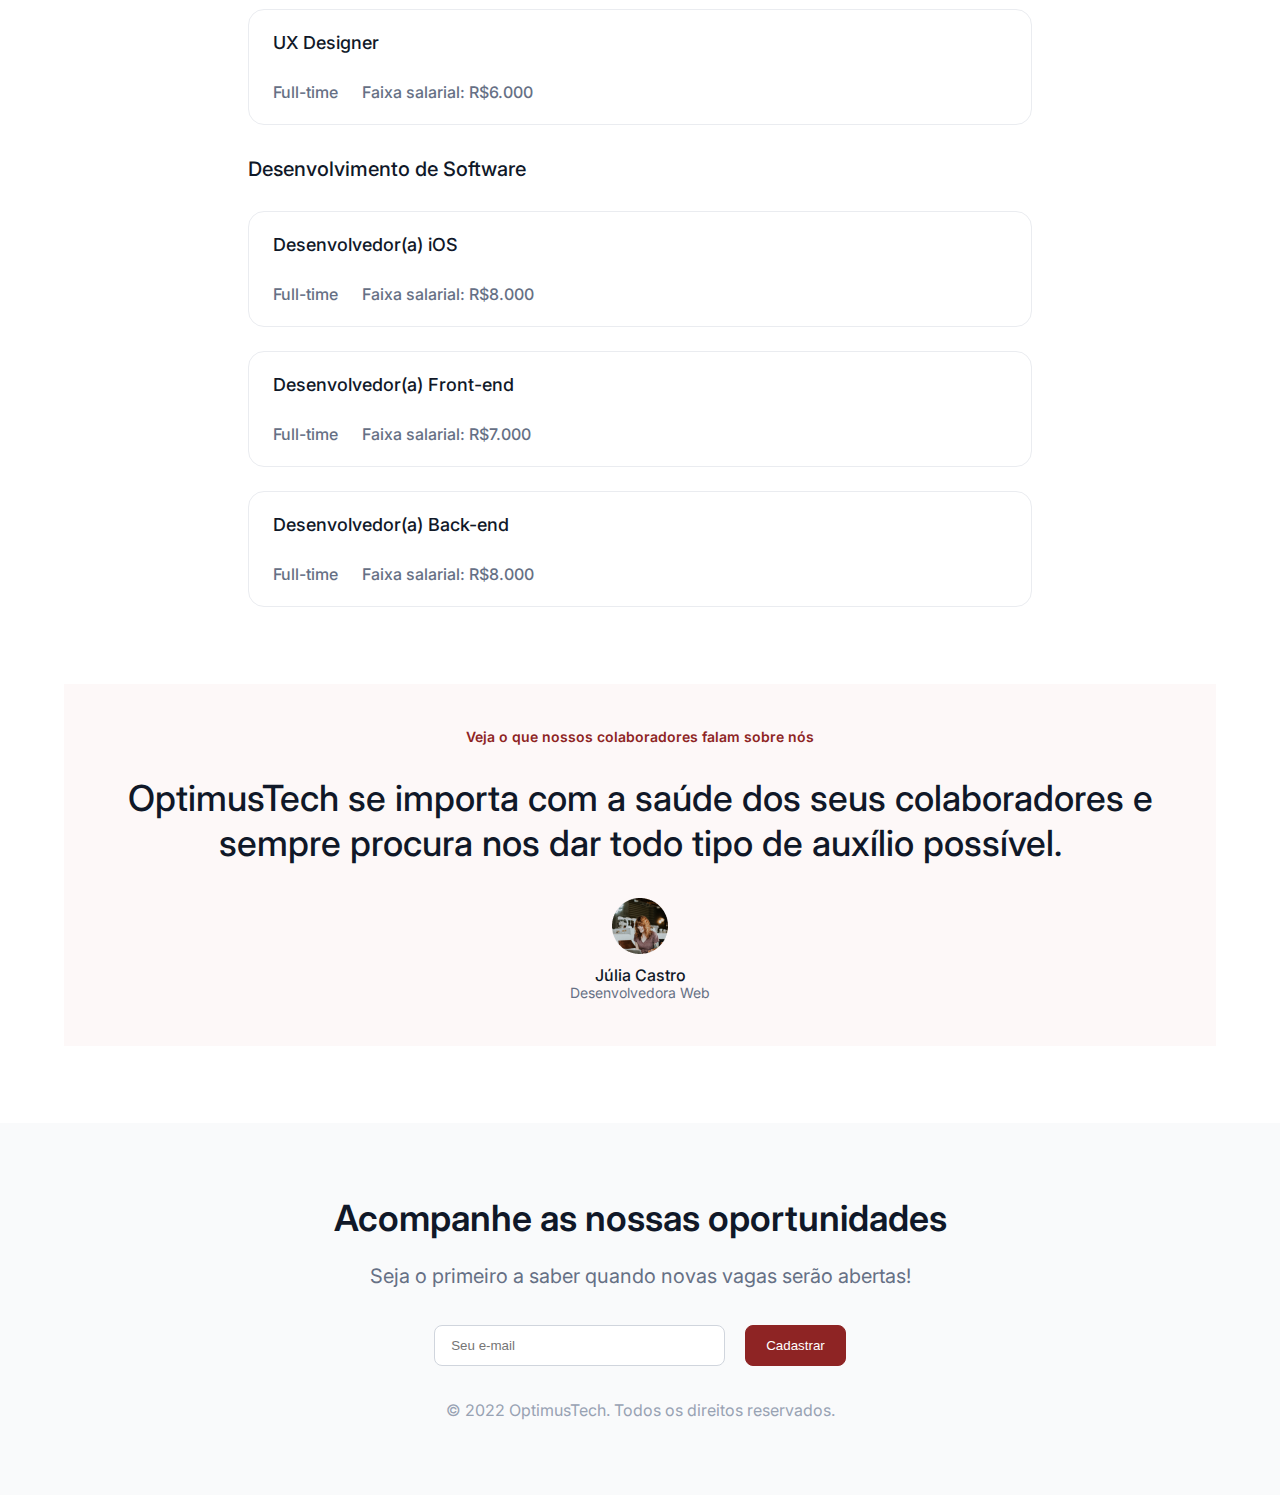
<file: 7-days-of-code/OptimusTech/index.html>
<!DOCTYPE html>
<html lang="en">
<head>
    <meta charset="UTF-8">
    <meta name="viewport" content="width=device-width, initial-scale=1.0">

    <link rel="stylesheet" href="./assets/styles/reset.css">
    <link rel="stylesheet" href="./assets/styles/style.css">

    <title>OptimusTech</title>
</head>
<body>
    <header class="cabecalho">
        <nav class="cabecalho__menu">
            <div class="container__menu">
                <a href="#" class="menu__logo"><img src="./assets/img/worldwide.png" alt="Logo OptimusTech">OptimusTech</a>
                
                <ul class="menu__itens">
                    <li class="lista__itens"><a class="itens__ancora" href="#">Home</a></li>
                    <li class="lista__itens"><a class="itens__ancora" href="#">Produto</a></li>
                    <li class="lista__itens"><a class="itens__ancora" href="#">Recursos</a></li>
                    <li class="lista__itens"><a class="itens__ancora" href="#">Sobre nós</a></li>
                </ul>
            </div>    

            <div class="container__buttons">
                <button class="buttons buttons__entrar">Entrar</button>
                <button class="buttons buttons__cadastrar">Cadastrar</button>
            </div>
        </nav>
    </header>

    <main>
        <section class="bloco__sobre">
            <div class="container__bloco__sobre">
                <span class="sobre__info">Sobre nós</span>
                <h1 class="sobre__titulo">Por que somos diferentes?</h1>
                <p class="sobre__texto">Nós focamos nos detalhes de tudo que fazemos. Tudo para ajudar as empresas de <br> todo o mundo a se concentrarem naquilo que é realmente importante para elas.</p>
            </div>
        </section>

        <section class="bloco__estatisticas">
            <div class="container__bloco__estatisticas">
                <div class="bloco__estatisticas__itens">
                    <h1 class="itens__titulo">400+</h1>
                    <p class="itens__subtitulo">Projetos Concluidos</p>
                    <p class="itens__texto">Nós ajudamos a construir mais de 400 projetos incríveis.</p>
                </div>
    
                <div class="bloco__estatisticas__itens">
                    <h1 class="itens__titulo">100+</h1>
                    <p class="itens__subtitulo">Colaboradores</p>
                    <p class="itens__texto">Temos mais de 100 colaboradores no nosso time que se preocupam com nossos clientes.</p>
                </div>
    
                <div class="bloco__estatisticas__itens">
                    <h1 class="itens__titulo">20k</h1>
                    <p class="itens__subtitulo">Downloads</p>
                    <p class="itens__texto">Nossos projetos que estão disponíveis em lojas já foram baixados mais de 20.000 vezes.</p>
                </div>
    
                <div class="bloco__estatisticas__itens">
                    <h1 class="itens__titulo">500+</h1>
                    <p class="itens__subtitulo">Reviews 5 estrelas</p>
                    <p class="itens__texto">Estamos orgulhosos de contar com mais de 500 reviews 5 estrelas em nossos produtos.</p>
                </div>
            </div>
        </section>

        <section class="bloco__vagas">
            <div class="container__vagasAbertas">
                <div class="vagasAbertas__descricao">
                    <span class="vagasAbertas__info">Vagas abertas!</span>
                    <h1 class="vagasAbertas__titulo">Estamos Procurando por talentos</h1>
                    <p class="vagasAbertas__texto">Somos uma equipe 100% remota com pessoas do Brasil inteiro.</p>
                </div>

                <img class="vagasAbertas__img" src="./assets/img/equipe-OptimusTech.png" alt="6 pessoas da equipe OptimusTech em uma mesa durante uma reunião">
            </div>

            <div class="container__vagasDisponiveis">
                <div class="vagasDisponiveis__design">
                    <p class="vagas__titulo">Design</p>

                    <div class="vagas__design">
                        <div class="container__design">
                            <h1 class="vagasDisponiveis__titulo">Product Designer</h1>
                            <div class="container__vagasDisponiveis__descricao">
                                <p class="vagasDisponiveis__descricao">Full-time</p>
                                <p class="vagasDisponiveis__descricao">Faixa salarial: R$7.000</p>
                            </div>
                        </div>
    
                        <div class="container__design">
                            <h1 class="vagasDisponiveis__titulo">UX Designer</h1>
                            <div class="container__vagasDisponiveis__descricao">
                                <p class="vagasDisponiveis__descricao">Full-time</p>
                                <p class="vagasDisponiveis__descricao">Faixa salarial: R$6.000</p>
                            </div>
                        </div>
                    </div>
                </div>

                <div class="vagasDisponiveis__desenvolvimento">
                    <p class="vagas__titulo">Desenvolvimento de Software</p>

                    <div class="vagas__desenvolvimento">
                        <div class="container__desenvolvimento">
                            <h1 class="vagasDisponiveis__titulo">Desenvolvedor(a) iOS</h1>
                            <div class="container__vagasDisponiveis__descricao">
                                <p class="vagasDisponiveis__descricao">Full-time</p>
                                <p class="vagasDisponiveis__descricao">Faixa salarial: R$8.000</p>
                            </div>
                        </div>
    
                        <div class="container__desenvolvimento">
                            <h1 class="vagasDisponiveis__titulo">Desenvolvedor(a) Front-end</h1>
                            <div class="container__vagasDisponiveis__descricao">
                                <p class="vagasDisponiveis__descricao">Full-time</p>
                                <p class="vagasDisponiveis__descricao">Faixa salarial: R$7.000</p>
                            </div>
                        </div>
    
                        <div class="container__desenvolvimento">
                            <h1 class="vagasDisponiveis__titulo">Desenvolvedor(a) Back-end</h1>
                            <div class="container__vagasDisponiveis__descricao">
                                <p class="vagasDisponiveis__descricao">Full-time</p>
                                <p class="vagasDisponiveis__descricao">Faixa salarial: R$8.000</p>
                            </div>
                        </div>
                    </div>
                </div>
            </div>
        </section>

        <section class="bloco__comentarios">
            <div class="container__comentarios">
                <span class="comentarios__info">Veja o que nossos colaboradores falam sobre nós</span>
                <h1 class="comentarios__titulo">OptimusTech se importa com a saúde dos seus colaboradores e sempre procura nos dar todo tipo de auxílio possível.</h1>
                <div class="comentarios__perfil">
                    <img class="perfil__img" src="./assets/img/Avatar.png" alt="Imagem de perfil de Júlia Castro">
                    <p class="perfil__nome">Júlia Castro</p>
                    <p class="perfil__descricao">Desenvolvedora Web</p>
                </div>
            </div>
        </section>
    </main>

    <footer class="rodape">
        <h1 class="rodape__titulo">Acompanhe as nossas oportunidades</h1>
        <p class="rodape__texto">Seja o primeiro a saber quando novas vagas serão abertas!</p>
        <div class="rodape__input">
            <input class="input" type="email" name="email" placeholder="Seu e-mail">
            <button class="input__button" type="button">Cadastrar</button>
        </div>
        <p class="rodape__direitos">© 2022 OptimusTech. Todos os direitos reservados.</p>
    </footer>
</body>
</html>
</file>
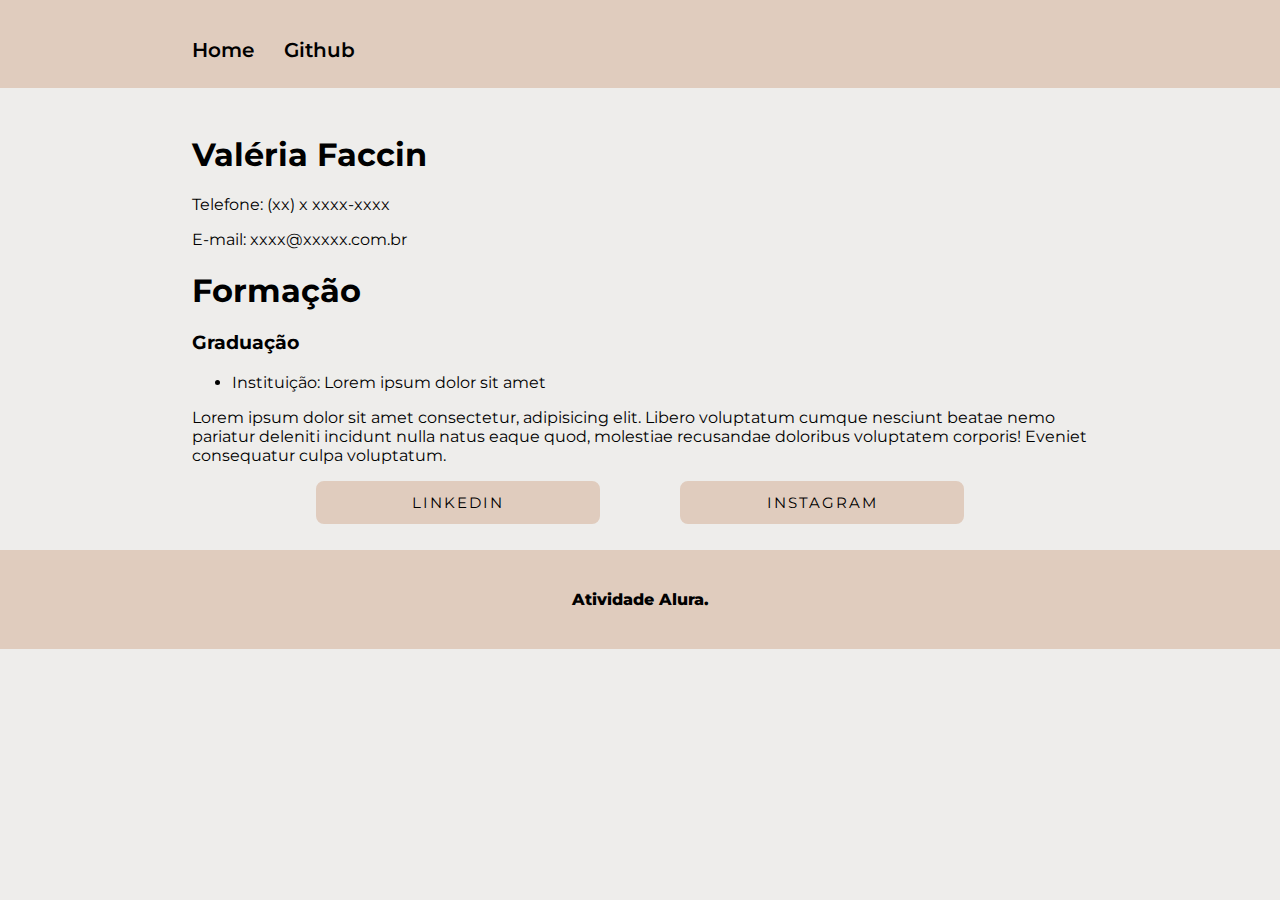
<file: Portfolio-alura/Atividades-extras/curriculo/index.html>
<!DOCTYPE html>
<html lang="en">
<head>
    <meta charset="UTF-8">
    <meta name="viewport" content="width=device-width, initial-scale=1.0">

    <link rel="stylesheet" href="../curriculo/style.css">


    <title>Currículo</title>
</head>
<body>
    <header class="cabecalho">
        <nav class="cabecalho__menu">
            <a class="cabecalho__menu__link" href="./index.html">Home</a>
            <a class="cabecalho__menu__link" href="https://github.com/valeriaFaccin">Github</a>
        </nav>
    </header>

    <main class="corpo">
        <section class="corpo__dados">
            <div class="corpo__dados__descricao">
                <h1 class="corpo__titulo">Valéria Faccin</h1>
            
                <p>Telefone: (xx) x xxxx-xxxx</p>
                <p>E-mail: xxxx@xxxxx.com.br</p>
            </div>
            
        </section>

        <section class="corpo__formacao">
            <h1 class="corpo__titulo">Formação</h1>
            <div class="corpo__formacao__descricao">
                <h3 class="corpo__subtitulo">Graduação</h3>
                <ul>
                    <li>Instituição: Lorem ipsum dolor sit amet</li>
                </ul>
                <p>Lorem ipsum dolor sit amet consectetur, adipisicing elit. Libero voluptatum cumque nesciunt beatae nemo pariatur deleniti incidunt nulla natus eaque quod, molestiae recusandae doloribus voluptatem corporis! Eveniet consequatur culpa voluptatum.</p>
            </div>

            <div class="corpo__formacao__contato">
                <a class="corpo__formacao__contato__link" href="">Linkedin</a>
                <a class="corpo__formacao__contato__link" href="">Instagram</a>
            </div>
        </section>
    </main>

    <footer class="rodape">
        <p>Atividade Alura.</p>
    </footer>
</body>
</html>
</file>
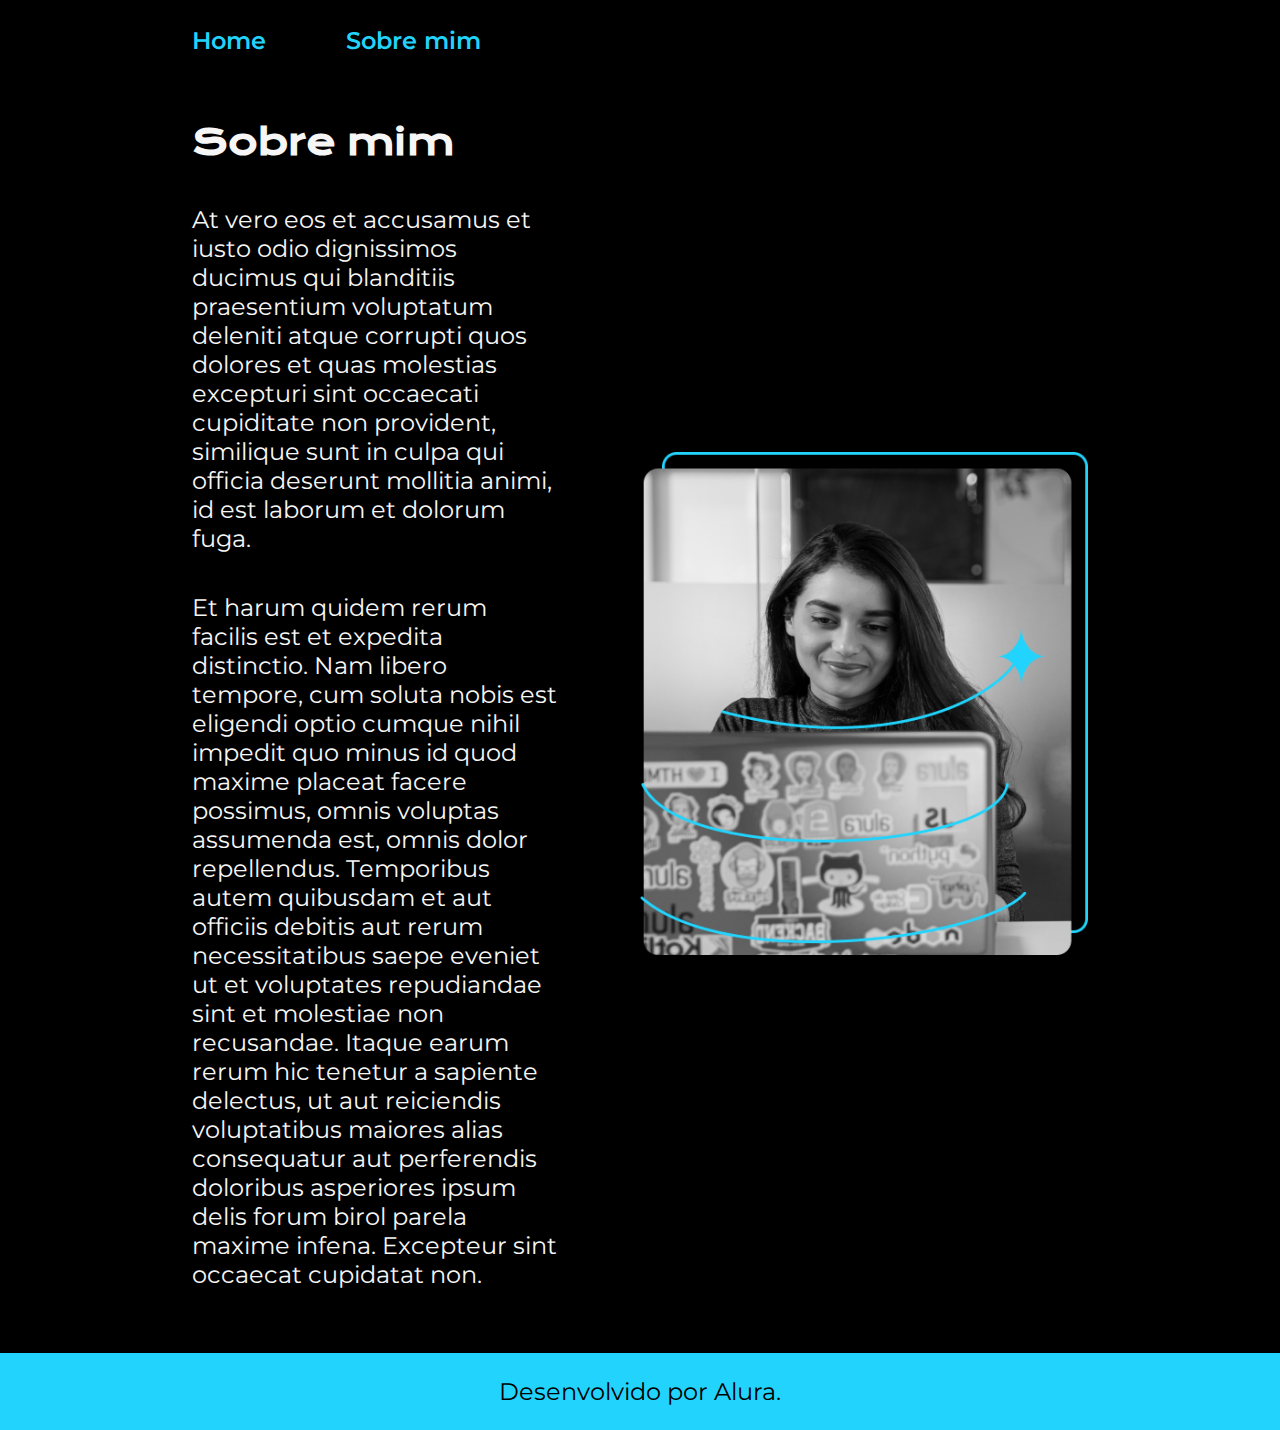
<file: Portfolio-alura/about.html>
<!DOCTYPE html>
<html lang="pt-br">
<head>
    <meta charset="UTF-8">
    <meta http-equiv="X-UA-Compatible" content="IE=edge">
    <meta name="viewport" content="width=device-width, initial-scale=1.0">  

    <link rel="stylesheet" href="./styles/style.css">

    <title>Sobre mim</title>
</head>
<body>
    <header class="cabecalho">
        <nav class="cabecalho__menu">
            <a class="cabecalho__menu__link" href="index.html">Home</a>
            <a class="cabecalho__menu__link" href="about.html">Sobre mim</a>
        </nav>
    </header>

    <main class="apresentacao">
        <section class="apresentacao__conteudo">
            <h1 class="apresentacao__conteudo__titulo">Sobre mim</h1>
            <p class="apresentacao__conteudo__texto">At vero eos et accusamus et iusto odio dignissimos ducimus qui blanditiis praesentium voluptatum deleniti atque corrupti quos dolores et quas molestias excepturi sint occaecati cupiditate non provident, similique sunt in culpa qui officia deserunt mollitia animi, id est laborum et dolorum fuga.</p>
            <p class="apresentacao__conteudo__texto">Et harum quidem rerum facilis est et expedita distinctio. Nam libero tempore, cum soluta nobis est eligendi optio cumque nihil impedit quo minus id quod maxime placeat facere possimus, omnis voluptas assumenda est, omnis dolor repellendus. Temporibus autem quibusdam et aut officiis debitis aut rerum necessitatibus saepe eveniet ut et voluptates repudiandae sint et molestiae non recusandae. Itaque earum rerum hic tenetur a sapiente delectus, ut aut reiciendis voluptatibus maiores alias consequatur aut perferendis doloribus asperiores ipsum delis forum birol parela maxime infena. Excepteur sint occaecat cupidatat non.</p>
        </section>
        <img class="apresentacao__imagem" src="./img/joana.png" alt="Foto de Joana programando">
    </main>

    <footer class="rodape">
        <p>Desenvolvido por Alura.</p>
    </footer>
</body>
</html>
</file>
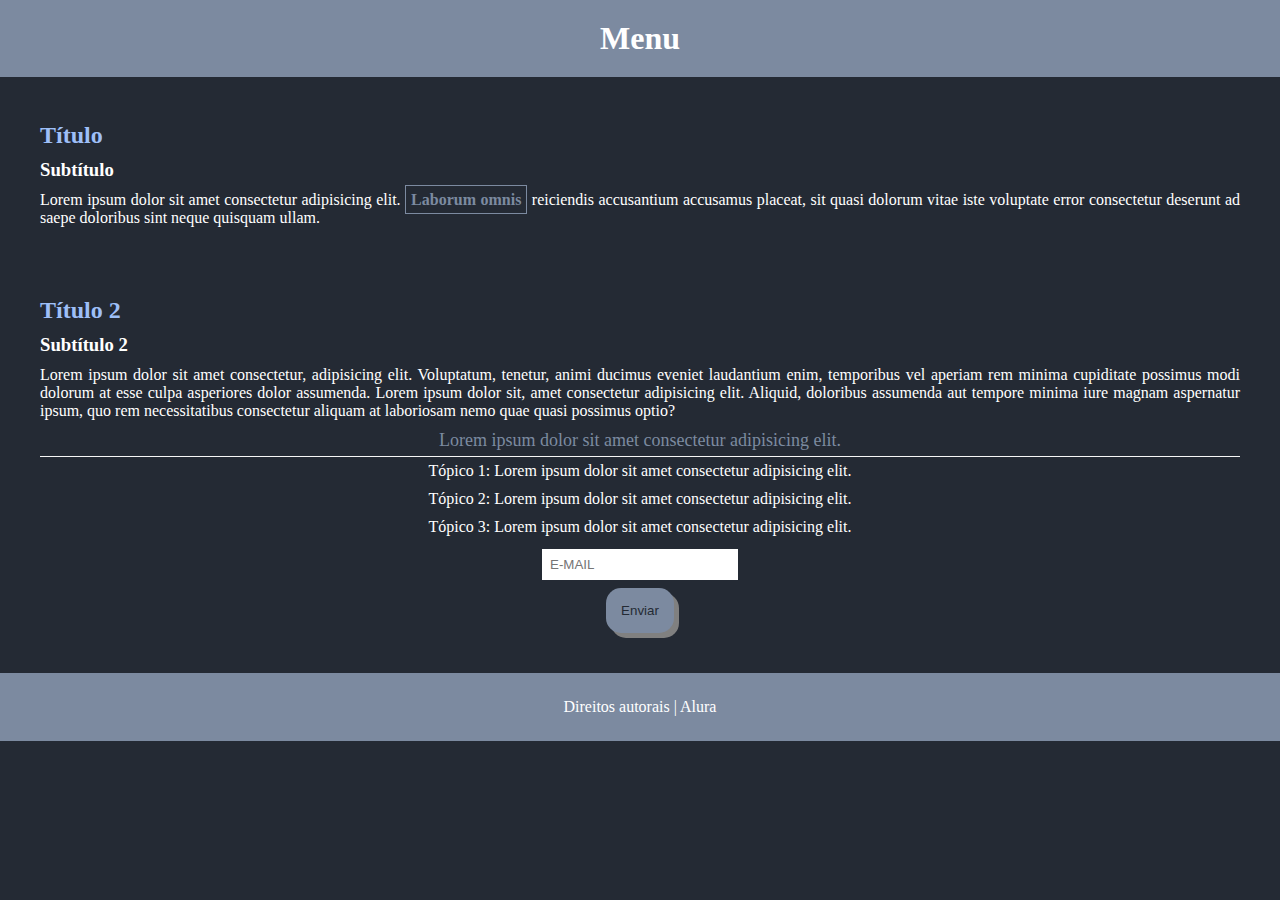
<file: Portfolio-alura/Atividades-extras/agenda/index0.html>
<!DOCTYPE html>
<html lang="en">
<head>
    <meta charset="UTF-8">
    <meta http-equiv="X-UA-Compatible" content="IE=edge">
    <meta name="viewport" content="width=device-width, initial-scale=1.0">

    <link rel="stylesheet" href="./style0.css">

    <title>Agenda</title>
</head>
<body>
    <header class="cabecalho">
        <nav class="cabecalho__menu">
            <h1>Menu</h1>
        </nav>
    </header>
    <main>
        <section>
          <div class="container">
                <h2 class="container__subtitulo">Título</h2>
                <h3 class="container__sub">Subtítulo</h3>
                <p class="container__texto">Lorem ipsum dolor sit amet consectetur adipisicing elit. <span>Laborum omnis</span> reiciendis accusantium accusamus placeat, sit quasi dolorum vitae iste voluptate error consectetur deserunt ad saepe doloribus sint neque quisquam ullam.</p>
            </div>  
        </section>
        <section>
            <div class="container">
                <h2 class="container__subtitulo">Título 2</h2>
                <h3 class="container__sub">Subtítulo 2</h3>
                <p class="container__texto">Lorem ipsum dolor sit amet consectetur, adipisicing elit. Voluptatum, tenetur, animi ducimus eveniet laudantium enim, temporibus vel aperiam rem minima cupiditate possimus modi dolorum at esse culpa asperiores dolor assumenda. Lorem ipsum dolor sit, amet consectetur adipisicing elit. Aliquid, doloribus assumenda aut tempore minima iure magnam aspernatur ipsum, quo rem necessitatibus consectetur aliquam at laboriosam nemo quae quasi possimus optio?</p>
                <p class="container__texto__destaque">Lorem ipsum dolor sit amet consectetur adipisicing elit.</p>
                <ul class="container__lista">
                    <li class="lista__itens">Tópico 1: Lorem ipsum dolor sit amet consectetur adipisicing elit.</li>
                    <li class="lista__itens">Tópico 2: Lorem ipsum dolor sit amet consectetur adipisicing elit.</li>
                    <li class="lista__itens">Tópico 3: Lorem ipsum dolor sit amet consectetur adipisicing elit.</li>
                </ul>
                <div class="container__form">
                    <form action="">
                        <input class="form__input" type="email" name="email" placeholder="e-mail">
                        <div class="container__button">
                            <button class="button">Enviar</button>
                        </div>
                    </form>
                </div>
            </div>
        </section>
    </main>
    <footer class="rodape">
        <p>Direitos autorais | Alura</p>
    </footer>
</body>
</html>
</file>
<file: style.css>
* {
    margin: 0;
    padding: 0;
}

:root{
    --cor-branca: #FFFFFF;
    --cor-cinza-secundaria: #C0C0C0;
    --cor-azul-btn: #167BF7;
    --cor-fundo:#00030C;
    --cor-links-hover: #C0C0C0;
    --cor-links-visited: #4133ff;
    --cor-btn-hover: #61a8ff;

    --fonte-principal: "Inter", sans-serif;
    --fonte-weight: 400;
    --fonte-weight-bold: 700;
}

body{
    background-color: var(--cor-fundo);
    color: var(--cor-branca);
    font-family: var(--fonte-principal);
    font-weight: var(--fonte-weight);
    font-size: 1rem;
}

.principal{
    background-image: url("./assets/Background.png");
    background-repeat: no-repeat;
    background-size: contain;
    align-items: center;
    text-align: center;
}

.container{
    height: 100vh;
    display: grid;
    grid-template-columns: 50% 50%;
}

.container__caixa{
    margin: 0 6em;
}

.container__titulo{
    font-size: 1.75rem;
    font-weight: var(--fonte-weight-bold);
}

.container__imagem{
    margin: 1em 0 2em 0;
}

.container__button{
    text-decoration: none;
    background-color: var(--cor-azul-btn);
    color: var(--cor-branca);
    padding: 1em;
    border-radius: 8px;
    display: block;
    margin-bottom: 1em;
}

.container__button:hover{
    background-color: var(--cor-btn-hover);
    color: var(--cor-fundo);
    transition: 1s;
}

.button__secundario{
    background-color: transparent;
    border: 1px solid var(--cor-branca);
}

.button__secundario:hover{
    border: 1px solid var(--cor-fundo);
}

.container__aviso{
    font-size: 0.75rem;
    color: var(--cor-cinza-secundaria);
}

.secundario{
    align-items: center;
    margin: 0 9em;
}

.secundario__imagem{
    width: 80%;
}

.container__descricao{
    padding: 2em;
}

.descricao__titulo{
    font-size: 3rem;
    font-weight: var(--fonte-weight-bold);
    color: var(--cor-branca);
    margin-bottom: 0.1em;
}

.descricao__texto{
    color: var(--cor-cinza-secundaria);
}

.secundario__button{
    display: inline-block;
    margin-top: 1em;
}

.dispositivos{
    text-align: center;
}

.dispositivos__titulo{
    font-size: 3rem;
    color: var(--cor-branca);
}

.dispositivos__lista{
    display: flex;
    justify-content: center;
    list-style-type: none;
    margin: 5em 0;
}

.lista__item{
    font-size: 2rem;
    color: var(--cor-branca);
}

.rodape{
    text-align: center;
    padding: 3rem 7.5rem;
}

.rodape__logo{
    margin: 1.5rem;
}

.rodape__lista{
    display: flex;
    justify-content: space-around;
    list-style: none;
}

.link{
    text-decoration: none;
    color: var(--cor-branca);
    font-size: 1rem;
}

.link:hover{
    color: var(--cor-links-hover);
}

.link:active{
    color: var(--cor-btn-hover);
}

link:visited{
    color: var(--cor-links-visited);
}

.rodape__texto{
    color: var(--cor-cinza-secundaria);
    margin: 1.5rem;
    font-size: 0.8rem;
}

@media screen and (max-width: 768px) {
    .container{
        display: block;
        background-image: none;
    }

    .container__imagem{
        width: 50vw;
    }

    .container__caixa{
        margin: 2em 2em;
    }

    .secundario{
        margin: 0;
        text-align: center;
    }

    .secundario__imagem{
        width: 50vw;
    }

    .dispositivos__lista{
        display: block;
    }

    .rodape{
        padding: 1rem;
    }

    .rodape__lista{
        display: block;
    }
}
</file>
<file: alura-play/css/estilos.css>
*,
*::before,
*::after {
    --azul-escuro: #154580;
    --azul-medio: #3970BE;
    --azul-claro: #E5F1FF;
    --cinza-texto: #444444;
    --cinza-claro: #ECECEC;
    box-sizing: border-box;
}

body {
    font-family: Roboto, Arial, Helvetica, sans-serif;
    background-color: var(--azul-claro);
    position: relative;
    width: 100%;
    height: 100vh;
    overflow: auto;
    font-size: 14px;
    color: white;
    box-sizing: border-box;
    text-align: center;
}

/* CABEÇALHO */

.cabecalho__container {
    background-color: white;
    height: 80px;
    width: 100%;
    padding: 0 25px;
}

.logo__item {
    background-image: url(../img/cabecalho/Logo.png);
    background-repeat: no-repeat;
    padding: 15px 65px;
    cursor: pointer;
}

.pesquisar__input {
    width: 260px;
    height: 32px;
    border: 1px solid rgb(211, 211, 211);
    font-size: 16px;
    padding: 3px 8px;
    border: 1px solid rgb(211, 211, 211);
}

.pesquisar__label {
    background-image: url(../img/cabecalho/search.png);
    background-repeat: no-repeat;
    background-position: center;
    border: 1px solid rgb(211, 211, 211);
    background-color: #F9F9F9;
    border-left: none;
    padding: 8px 18px 5px;
    cursor: pointer;
}

.cabecalho__audio {
    background-image: url(../img/cabecalho/mic.png);
    padding: 20px;
    display: none;
}

.cabecalho__videos {
    background-image: url(../img/cabecalho/video_call.png);
    background-repeat: no-repeat;
    background-position: center;
    padding: 20px;
}

.cabecalho__apps {
    background-image: url(../img/cabecalho/apps.png);
    background-repeat: no-repeat;
    background-position: center;
    padding: 13px 30px 13px 13px;
}

.cabecalho__notificacoes {
    background-image: url(../img/cabecalho/notifications.png);
    background-repeat: no-repeat;
    background-position: center;
    padding: 13px 30px 13px 13px;
}

.cabecalho__avatar {
    background-image: url(../img/cabecalho/Avatar.png);
    background-repeat: no-repeat;
    background-position: center;
    padding: 13px 30px 13px 13px;
}

/* MENU LATERAL */

.menu__container {
    background-color: var(--azul-escuro);
    font-size: 14px;
}

.menu__itens:hover {
    background-color: var(--azul-medio);
    transition: .5s;
}

.icone__inicio::before {
    content: url(../img/menu/home.png);
}

.icone__explorar::before {
    content: url(../img/menu/explore.png);
}

.icone__shorts::before {
    content: url(../img/menu/shorts.png);
}

.icone__inscricoes::before {
    content: url(../img/menu/subscriptions.png);
}

.icone__biblioteca::before {
    content: url(../img/menu/video_library.png);
}

.icone__historico::before {
    content: url(../img/menu/history.png);
}

.icone__relogio::before {
    content: url(../img/menu/history_toggle_off.png);
}

.icone__like::before {
    content: url(../img/menu/thumb_up_alt.png);
}

.icone__alura::before {
    content: url(../img/menu/Avatar_Alura.png);
}

.icone__gaveta::before {
    content: url(../img/menu/Avatar_Gaveta.png);
}

.icone__ballerini::before {
    content: url(../img/menu/Avatar_Rafa.png);
}

.icone__iamarino::before {
    content: url(../img/menu/Avatar_Atila.png);
}

.icone__souto::before {
    content: url(../img/menu/Avatar_Souto.png);
}

.icone__nerd::before {
    content: url(../img/menu/Avatar_Jovem_Nerd.png);
}

.icone__deschamps::before {
    content: url(../img/menu/Avatar_Deschamps.png);
}

.icone__mostrar::before {
    content: url(../img/menu/keyboard_arrow_down.png);
}

.icone__videos::before {
    content: url(../img/menu/videos.png);
}

.icone__filmes::before {
    content: url(../img/menu/filmes.png);
}

.icone__jogos::before {
    content: url(../img/menu/jogos.png);
}

/* SECAO SUPERIOR */

.superior__secao__container {
    height: 63px;
    color: white;
    font-size: 16px;
    background-color: var(--azul-claro);
    padding: 0 20px;
    position: fixed;
    top: 80px;
    right: 0;
    left: 0;
}

.superior__item {
    color: var(--cinza-texto);
    font-size: 16px;
    background-color: white;
    border-radius: 20px;
    padding: 8px 20px;
    cursor: pointer;
}

.superior__item:hover {
    color: white;
    background-color: var(--azul-escuro);
    transition: .5s;
}

/* SEÇÃO VÍDEOS */

.videos__container {
    color: black;
    padding: 153px 20px 10px 20px;
}

.videos__item:hover {
    transform: scale(1.3);
    background-color: var(--azul-claro);
    z-index: 2;
    transition: .5s;
}

.descricao-video h3 {
    font-weight: 700;
    color: #444444;
}

.descricao-video p {
    font-size: 14px;
    color: #444444;
}

/* RODAPÉ */

.rodape__container {
    width: 100%;
    height: 875px;
    color: var(--cinza-texto);
    line-height: 1.5;
    font-size: 16px;
    background-color: white;
}

.rodape__titulo {
    color: var(--azul-medio);
    font-weight: bold;
    padding: 10px 0 20px 0;
}

@media(min-width: 834px) {

    body {
        height: 100vh;
    }

    /* ESTILOS DO MENU LATERAL */

    .menu__container {
        font-size: 16px;
    }

    .menu__lista {
        padding-top: 15px;
    }

    .menu__lista li {
        width: 100%;
    }

    /* ESTILOS DA SECAO SUPERIOR */

    .superior__secao__container {
        border-top: var(--azul-medio) 1px solid;
        border-bottom: var(--azul-medio) 1px solid;
        width: auto;
        left: 82px;
    }

    /*ESTILOS SEÇÃO VÍDEOS */

    .videos__container {
        padding-left: 90px;
        padding-right: 17px;
    }

    .videos__item:hover {
        transform: scale(1.3);
    }

    /* ESTILOS RODAPÉ */

    .rodape__container {
        height: 420px;
        padding-left: 74px;
    }

}

@media(min-width: 1440px) {

    /* SEÇÃO SUPERIOR */

    .superior__secao__container {
        left: 247px;
    }

    /* ESTILOS DO MENU LATERAL */

    .menu__lista {
        border-bottom: 1.5px solid var(--azul-medio);
    }

    /* ESTILOS VIDEOS */

    .videos__container {
        padding-right: 10px;
        padding-left: 248px;
    }

    /* ESTILOS RODAPÉ */

    .rodape__container {
        padding-left: 240px;
        height: 225px;
    }

}
</file>
<file: alura-play/css/flexbox.css>
/* Cabeçalho */
.cabecalho__container{
    display: flex;
    justify-content: space-between;
    align-items: center;
    position: fixed;
    top: 0;
}

.cabecalho__pesquisar__item{
    display: none;
}

/* Menu-container */
.menu__container{
    position: fixed;
    bottom: 0%;
    height: 74px;
    width: 100%;
}

.menu__lista{
    display: flex;
    justify-content: space-around;
    height: 100%;
}

.menu__lista li {
    align-self: center;
}

.menu__lista:nth-child(2), .menu__lista:nth-child(3), .menu__lista:nth-child(4){
    display: none;
}

.menu__itens{
    display: flex;
    flex-direction: column;
    gap: 5px;
}

/* Seção superior */
.superior__secao__container{
    display: flex;
    align-items: center;
    white-space: nowrap;
    overflow: scroll;
    gap: 15px;
}

/* Vídeos */
.videos__container {
    display: flex;
    flex-wrap: wrap;
    gap: 10px;
}

.videos__item {
    height: 303px;
    width: 280px;
    flex-grow: 1;
}

/* DESCRIÇÃO VIDEOS */

.descricao-video {
    margin-top: 1rem;
    display: grid;
    text-align: start;
    column-gap: 1rem;
    row-gap: 10px;
    grid-template-columns: auto 1fr;
}

.descricao-video img {
    grid-area: 1 / 1 / 3 / 2;
}

.descricao-video h3 {
    grid-area: 1 / 2 / 2 / 3;
    font-weight: 700;
    color: #444444;
}

.descricao-video p {
    grid-area: 2 / 2 / 3 / 3;
    font-size: 14px;
    color: #444444;
}

/* Rodapé */
.rodape__container{
    display: flex;
    /* flex-direction: column;
    flex-wrap: wrap; */
    flex-flow: column wrap;
}

@media (min-width: 834px){
    .cabecalho__pesquisar__item{
        display: block;
    }

    .menu__container{
        left: 0;
        height: auto;
        width: 74px;
        top: 80px;
    }

    .menu__lista{
        flex-direction: column;
        justify-content: flex-start;
        padding-top: 15px;
        gap: 33px;
    }

    .rodape__container{
        justify-content: space-between;
    }
}

@media(min-width: 1440px) {
    .menu__container {
        width: 239px;
        overflow: scroll;
    }

    .menu__lista{
        height: auto;
        padding: 20px 17px 20px 15px;
        gap: 15px;
    }

    .menu__lista:nth-child(2), .menu__lista:nth-child(3), .menu__lista:nth-child(4) {
        display: flex;
    }

    .menu__lista:nth-child(3){
        flex-direction: column-reverse;
    }

    .menu__itens{
        flex-direction: row;
        align-items: center;
        gap: 15px;
    }

    .jogos{
        order: 1;
    }

    .filmes{
        order: 2;
    }

    .premium{
        order: 3;
    }

    .maispagina{
        order: 4;
    }

}
</file>
<file: alura-plus/style.css>
* {
    margin: 0;
    padding: 0;
}

:root{
    --cor-branca: #FFFFFF;
    --cor-cinza-secundaria: #C0C0C0;
    --cor-azul-btn: #167BF7;
    --cor-fundo:#00030C;
    --cor-links-hover: #C0C0C0;
    --cor-links-visited: #4133ff;
    --cor-btn-hover: #61a8ff;

    --fonte-principal: "Inter", sans-serif;
    --fonte-weight: 400;
    --fonte-weight-bold: 700;
}

body{
    background-color: var(--cor-fundo);
    color: var(--cor-branca);
    font-family: var(--fonte-principal);
    font-weight: var(--fonte-weight);
    font-size: 1rem;
}

.principal{
    background-image: url("./assets/Background.png");
    background-repeat: no-repeat;
    background-size: contain;
    align-items: center;
    text-align: center;
}

.container{
    height: 100vh;
    display: grid;
    grid-template-columns: 50% 50%;
}

.container__caixa{
    margin: 0 6em;
}

.container__titulo{
    font-size: 1.75rem;
    font-weight: var(--fonte-weight-bold);
}

.container__imagem{
    margin: 1em 0 2em 0;
}

.container__button{
    text-decoration: none;
    background-color: var(--cor-azul-btn);
    color: var(--cor-branca);
    padding: 1em;
    border-radius: 8px;
    display: block;
    margin-bottom: 1em;
}

.container__button:hover{
    background-color: var(--cor-btn-hover);
    color: var(--cor-fundo);
    transition: 1s;
}

.button__secundario{
    background-color: transparent;
    border: 1px solid var(--cor-branca);
}

.button__secundario:hover{
    border: 1px solid var(--cor-fundo);
}

.container__aviso{
    font-size: 0.75rem;
    color: var(--cor-cinza-secundaria);
}

.secundario{
    align-items: center;
    margin: 0 9em;
}

.secundario__imagem{
    width: 80%;
}

.container__descricao{
    padding: 2em;
}

.descricao__titulo{
    font-size: 3rem;
    font-weight: var(--fonte-weight-bold);
    color: var(--cor-branca);
    margin-bottom: 0.1em;
}

.descricao__texto{
    color: var(--cor-cinza-secundaria);
}

.secundario__button{
    display: inline-block;
    margin-top: 1em;
}

.dispositivos{
    text-align: center;
}

.dispositivos__titulo{
    font-size: 3rem;
    color: var(--cor-branca);
}

.dispositivos__lista{
    display: flex;
    justify-content: center;
    list-style-type: none;
    margin: 5em 0;
}

.lista__item{
    font-size: 2rem;
    color: var(--cor-branca);
}

.rodape{
    text-align: center;
    padding: 3rem 7.5rem;
}

.rodape__logo{
    margin: 1.5rem;
}

.rodape__lista{
    display: flex;
    justify-content: space-around;
    list-style: none;
}

.link{
    text-decoration: none;
    color: var(--cor-branca);
    font-size: 1rem;
}

.link:hover{
    color: var(--cor-links-hover);
}

.link:active{
    color: var(--cor-btn-hover);
}

link:visited{
    color: var(--cor-links-visited);
}

.rodape__texto{
    color: var(--cor-cinza-secundaria);
    margin: 1.5rem;
    font-size: 0.8rem;
}

@media screen and (max-width: 768px) {
    .container{
        display: block;
        background-image: none;
    }

    .container__imagem{
        width: 50vw;
    }

    .container__caixa{
        margin: 2em 2em;
    }

    .secundario{
        margin: 0;
        text-align: center;
    }

    .secundario__imagem{
        width: 50vw;
    }

    .dispositivos__lista{
        display: block;
    }

    .rodape{
        padding: 1rem;
    }

    .rodape__lista{
        display: block;
    }
}
</file>
<file: Portfolio-alura/styles/style.css>
@import url('https://fonts.googleapis.com/css2?family=Krona+One&family=Montserrat:ital@0;1&display=swap');

:root{
    --cor-primaria: #000;
    --cor-secundaria: #F6F6F6;
    --cor-terciaria: #22D4FD;
    --cor-hover: #272727;

    --fonte-primaria: "Krona One", sans-serif;
    --font-secundaria: "Montserrat", sans-serif;
}

* {
    margin: 0;
    padding: 0;
}

body {
    box-sizing: border-box; 
    /*leva em conta qualquer modificação feita no elemento, seja por width, padding ou margin, e ajusta o elemento sem quebrar a página. Nesse caso, content-box incluiria o widht do conteúdo, mas não levaria em conta qualquer modificação a mais, como padding ou margin*/
    background-color: var(--cor-primaria);
    color: var(--cor-secundaria);
}

.cabecalho{
    padding: 2% 0% 0% 15%;
}

.cabecalho__menu{
    display: flex;
    gap: 80px;
}

.cabecalho__menu__link{
    text-decoration: none;
    font-size: 1.5rem;
    font-weight: 600;
    font-family: var(--font-secundaria);
    color: var(--cor-terciaria);
}

.apresentacao{
    padding: 5% 15%;
    display: flex;
    align-items: center;
    justify-content: space-between;
    gap: 82px;
}

.apresentacao__conteudo{
    width: 50%;
    display: flex;
    flex-direction: column;
    gap: 40px; /*determina o espaçamento em linhas e colunas entre dois elementos, muito utilizado com flexbox, apenas um valor define o mesmo espaçamento para linhas e colunas, com dois valores o primeiro define o espaçamento entre linhas e o segundo entre colunas*/
}

.apresentacao__conteudo__titulo{
    font-size: 2.25rem;
    font-family: var(--fonte-primaria);
}

.titulo-destaque {
    color: var(--cor-terciaria);
}

.apresentacao__conteudo__texto{
    font-size: 1.5rem;
    font-family: var(--font-secundaria);
}

.apresentacao__links {
    display: flex;
    flex-direction: column;
    justify-content: space-between;
    align-items: center;
    gap: 32px;
}

.apresentacao__links__subtitulo{
    font-family: var(--fonte-primaria);
    font-weight: 400;
    font-size: 1.5rem;
}

.apresentacao__links__link{
    display: flex;
    justify-content: center;
    gap: 16px;
    width: 50%;
    border: 2px solid var(--cor-terciaria);
    color: var(--cor-secundaria);
    text-decoration: none;
    text-align: center;
    border-radius: 8px;
    padding: 1.3rem 0rem;
    font-family: var(--font-secundaria);
    font-weight: 600;
    font-size: 1.5rem;
}

.apresentacao__links__link:hover{
    background-color: var(--cor-hover);
}

.apresentacao__imagem{
    width: 50%;
}

.rodape{
    background-color: var(--cor-terciaria);
    color: var(--cor-primaria);
    padding: 1.5rem;
    text-align: center;
    font-family: var(--font-secundaria);
    font-weight: 400;
    font-size: 1.5rem;
}

@media (max-width: 1200px){
    .cabecalho{
        padding: 10%;
    }

    .cabecalho__menu{
        justify-content: center;
    }

    .apresentacao{
        flex-direction: column-reverse;
        padding: 5%;
    }

    .apresentacao__conteudo{
        width: auto;
    }
}
</file>
<file: 7-days-of-code/AluraMed/assets/styles/style.css>
/* @import url('https://fonts.googleapis.com/css2?family=UnifrakturMaguntia&display=swap'); the cool font*/

@import url('https://fonts.googleapis.com/css2?family=Montserrat:wght@100..900&display=swap');
@import url('./cabecalho.css');
@import url('./consultas.css');
@import url('./button_main.css');
@import url('./rodape.css');

:root {
    --bg-color: linear-gradient(165.96deg, #F8F4FF 0%, #EFF0F4 100%);
    --bg-cards-color: #fff;
    --bg-color-chat: #F6F6F6;
    --bg-color-chat-hover: #bebebe;

    --button-border: #ECECEC;
    --button-bg-ligPorVid: #FFB050;
    --button-bg-verEndereco: #4894FF;
    --button-bg-azul-hover: #489;
    --button-bg-laranj-hover: #f7d1a2;

    --font-color-primary: #464646;
    --font-color-secundary: #A3A3A3;
    --font-color-hour: #333333;

    --font-family: "Montserrat", sans-serif;
    --font-weight-regular: 400;
    --font-weight-semiBold: 500;
    --font-weight-bold: 700;

    --font-size-small: 0.75em;
    --font-size-regular: 0.875em;
    --font-size-headline: 1.375em;
    --font-size-headline-secondary: 1em;
}

body{
    background-color: #c4c4c4;
    /* background-color: var(--bg-color); */
    color: var(--font-color-secundary);
    font-family: var(--font-family);
    font-weight: var(--font-weight-regular);
    font-size: 0.875em;
}
</file>
<file: 7-days-of-code/OptimusTech/assets/styles/style.css>
@import url('https://fonts.googleapis.com/css2?family=Inter:wght@100..900&display=swap');

:root{
    --bg-color: #FFF;
    --bg-color-coments: #C3191908;
    --bg-color-footer: #F9FAFB;

    --border-color: #EAECF0;
    --border-color-input: #D0D5DD;

    --font-color-logo:#3A404E;
    --font-color-text: #667085;
    --font-color-heading: #101828; 
    --font-color-highlight: #8E2424;
    --font-color-highlight--opacity: #8E24240D;
    --font-color-footer-rights: #98A2B3;

    --font-family: "Inter", sans-serif;

    --font-weigth-primary: 500;
    --font-weigth-bold: 600;
    --font-weigth-thin: 400;

    --font-size-pattern: 1em;
}

body{
    background-color: var(--bg-color);
    color: var(--font-color-text);
    font-family: var(--font-family);
    font-weight: var(--font-weigth-primary);
    font-size: var(--font-size-pattern);
    height: 100vh;
}

/* Header */
.cabecalho{
    padding: 1.125rem 5rem;
}

/* Nav */
.cabecalho__menu{
    display: flex;
    align-items: center;
    justify-content: space-between;
    flex-wrap: wrap;
}

.container__menu{
    display: flex;
}

.menu__logo{
    color: var(--font-color-logo);
    text-decoration: none;
    display: flex;
    align-items: center;
    padding: 0 1rem;
}

.container__menu{
    display: flex;
    justify-content: space-around;
    align-items: center;
    flex-wrap: wrap;
}

.menu__itens{
    display: flex;
    justify-content: space-between;
    align-items: center;
}

.itens__ancora{
    text-decoration: none;
    color: var(--font-color-text);
    padding: 0 1rem;
}

.buttons{
    padding: .55rem 0.75rem;
}

.buttons__entrar{
    border: none;
    background-color: transparent;
    color: var(--font-color-text);
}

.buttons__cadastrar{
    border: none;
    border-radius: 8px;
    color: var(--bg-color);
    background-color: var(--font-color-highlight);
}

/* Sobre nós */
.bloco__sobre{
    text-align: center;
}

.container__bloco__sobre{
    display: flex;
    flex-direction: column;
    gap: 24px;
    padding: 5%;
}

.sobre__info{
    color: var(--font-color-highlight);
    font-weight: var(--font-weigth-bold);
}

.sobre__titulo{
    color: var(--font-color-heading);
    font-size: 3em;
    font-weight: var(--font-weigth-bold);
}

.sobre__texto{
    font-size: 1.25em;
    font-weight: var(--font-weigth-thin);
    line-height: 1.875em;
    padding: 1rem;
}

/* Bloco Estatísticas */
.bloco__estatisticas{
    padding: 0 5% 6% 5%;
}

.container__bloco__estatisticas{
    display: flex;
    gap: 2rem;
    padding: 0 2%;
}

.bloco__estatisticas__itens{
    display: flex;
    flex-direction: column;
    gap: 1.25rem;
    width: 280px;
}

.itens__titulo{
    font-size: 3.75em;
    color: var(--font-color-highlight);
    padding: 0 0 0.5rem 0;
    font-weight: var(--font-weigth-bold);
}

.itens__subtitulo{
    color: var(--font-color-heading);
    font-size: 1.125em;
}

.itens__texto{
    line-height: 1.5em;
    font-weight: var(--font-weigth-thin);
}

/* Vagas Abertas */
.bloco__vagas{
    padding: 6% 5% 6% 5%;
}

.container__vagasAbertas{
    display: flex;
    flex-direction: column;
    gap: 4rem;
    text-align: center;
}

.vagasAbertas__descricao{
    display: flex;
    flex-direction: column;
    gap: 2rem;
}

.vagasAbertas__info{
    background-color: var(--font-color-highlight--opacity);
    color: var(--font-color-highlight);
    font-size: 0.875em;
    border-radius: 16px;
    padding: 0.5em .75em 0.5em .75em;
    align-self: center;
}

.vagasAbertas__titulo{
    color: var(--font-color-heading);
    font-size: 2.25em;
    font-weight: var(--font-weigth-bold);
}

.vagasAbertas__texto{
    font-size: 1.25em;
    font-weight: var(--font-weigth-thin);
}

.vagasAbertas__img{
    width: 100%;
}

/* Descrição Vagas */
.vagasDisponiveis__design, .vagasDisponiveis__desenvolvimento{
    display: flex;
    flex-direction: column;
    gap: 2rem;
    padding: 3% 16% 0 16%;
}

.vagas__titulo{
    color: var(--font-color-heading);
    font-size: 1.25em;
}

.vagas__design, .vagas__desenvolvimento{
    display: flex;
    flex-direction: column;
    gap: 1.5rem;
}

.container__design, .container__desenvolvimento{
    display: flex;
    flex-direction: column;
    gap: 2rem;
    border: 1px solid var(--border-color);
    border-radius: 16px;
    padding: 1.5rem;
}

.vagasDisponiveis__titulo{
    color: var(--font-color-heading);
    font-size: 1.125em;
}

.container__vagasDisponiveis__descricao{
    display: flex;
    gap: 1.5rem;
}

/* Comentários */

.bloco__comentarios{
    padding: 0 5% 6% 5%;
    text-align: center;
}

.container__comentarios{
    background-color: var(--bg-color-coments);
    display: flex;
    flex-direction: column;
    gap: 2rem;
    padding: 4%;
}

.comentarios__info{
    color: var(--font-color-highlight);
    font-size: 0.875em;
    font-weight: var(--font-weigth-bold);
}

.comentarios__titulo{
    color: var(--font-color-heading);
    font-size: 2.25em;
    line-height: 1.25em;
}

.perfil__img{
    padding-bottom: 1%;
}

.perfil__nome{
    color: var(--font-color-heading);
    padding-bottom: 0.3%;
}

.perfil__descricao{
    font-size: 0.875em;
    font-weight: var(--font-weigth-thin);
}

/* Rodapé */
.rodape{
    background-color: var(--bg-color-footer);
    padding: 6% 19% 6% 19%;
    text-align: center;
    display: flex;
    flex-direction: column;
    gap: 1.875rem;
}

.rodape__titulo{
    color: var(--font-color-heading);
    font-size: 2.25em;
    font-weight: var(--font-weigth-bold);
}

.rodape__texto{
    font-size: 1.25em;
    font-weight: var(--font-weigth-thin);
    padding-bottom: 1.25%;
}

.rodape__input{
    padding-bottom: 0.75%;
    display: flex;
    gap: 1.25rem;
    align-self: center;
}

.input{
    padding: 0.75rem 6rem 0.75rem 1rem;
    border: 1px solid var(--border-color-input);
    border-radius: 8px;
}

.input__button{
    background-color: var(--font-color-highlight);
    color: var(--bg-color);
    border-radius: 8px;
    border: 1px solid var(--font-color-highlight);
    padding: 0.75rem 1.25rem 0.75rem 1.25rem;
}

.rodape__direitos{
    color: var(--font-color-footer-rights);
    font-weight: var(--font-weigth-thin);
}
</file>
<file: Portfolio-alura/Atividades-extras/curriculo/style.css>
@import url('https://fonts.googleapis.com/css2?family=Krona+One&family=Montserrat:ital@0;1&display=swap');

body {
    margin: 0;
    padding: 0;
    box-sizing: border-box;
    color: #000;
    background-color: #EEEDEB;
    font-family: "Montserrat", sans-serif;
}

.cabecalho__menu__link{
    text-decoration: none;
    color: #000;
    font-size: 20px;
    font-weight: 600;
}

.cabecalho{
    padding: 3% 0% 2% 15%;
    background-color: #E0CCBE;
}

.cabecalho__menu{
    display: flex;
    gap: 30px;
}

.cabecalho__menu__link:hover{
    color: #3C3633;
}

.corpo{
    padding: 2% 15%;
}

.corpo__formacao__contato{
    display: flex;
    justify-content: center;
    gap: 80px;
}

.corpo__formacao__contato__link{
    width: 260px;
    text-decoration: none;
    text-align: center;
    text-transform: uppercase;
    letter-spacing: 2px;
    font-size: 15px;
    background-color: #E0CCBE;
    border: 2px solid #E0CCBE;
    color: #000;
    border-radius: 8px;
    padding: 10px;
}

.corpo__formacao__contato__link:hover{
    background-color: #EEEDEB;
    border: 2px solid #E0CCBE;
}

.rodape{
    background-color: #E0CCBE;
    padding: 24px;
    text-align: center;
    font-weight: 800;
}
</file>
<file: Portfolio-alura/Atividades-extras/agenda/style0.css>
* {
    margin: 0;
    padding: 0;
}

body {
    height: 100vh;
    box-sizing: border-box;
    background-color: #242A34;
    color: #FFF;
}

.cabecalho{
    padding: 20px;
    background-color: #7C8AA0;
    text-align: center;
}

.container__subtitulo {
    color: #9ebff7;
    padding: 5px 0px;
}

.container__sub, p{
    padding: 5px 0px;
}

.container{
    margin: 20px;
    padding: 20px;
}

.container__texto {
    text-align: justify;
}

span {
    padding: 5px;
    font-weight: bold;
    color: #7C8AA0;
    border: 1px solid #7C8AA0;
}

.container__texto__destaque{
    text-align: center;
    color: #7C8AA0;
    border-bottom: 1px solid #F6F6F6;
    font-size: 18px;
}

.container__lista{
    text-align: center;
    list-style: none;
}

.lista__itens{
    padding: 5px 0px;
}

.container__form{
    text-align: center;
}

.form__input{
    border: none;
    text-transform: uppercase;
    width: 15%;
    padding: 0.5rem;
    margin: 0.5rem;
}

.container__button{
    display: flex;
    justify-content: center;
}

.button{
    padding: 15px;
    border-style: none;
    border-radius: 15px;
    background-color: #7C8AA0;
    color: #242A34;
    box-shadow: 5px 5px grey;
}

.rodape{
    padding: 20px;
    background-color: #7C8AA0;
    text-align: center;
}
</file>
